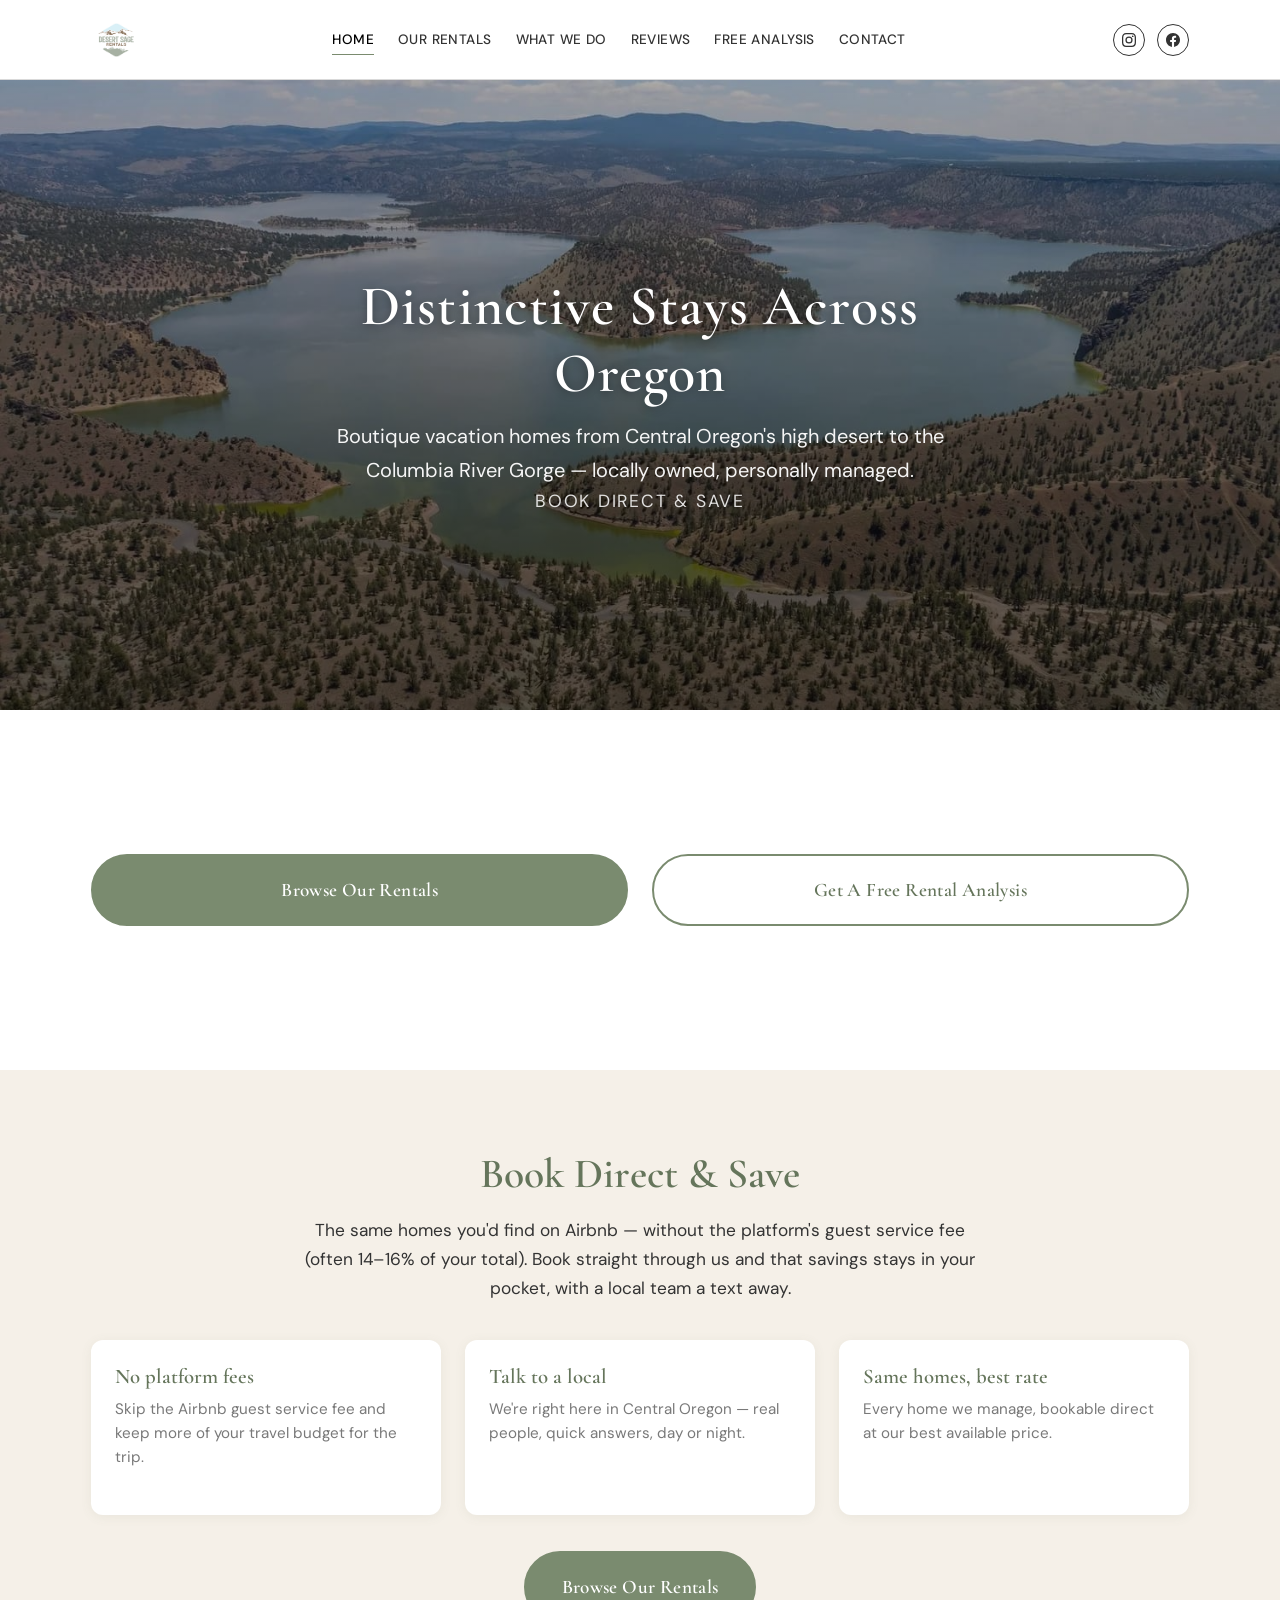
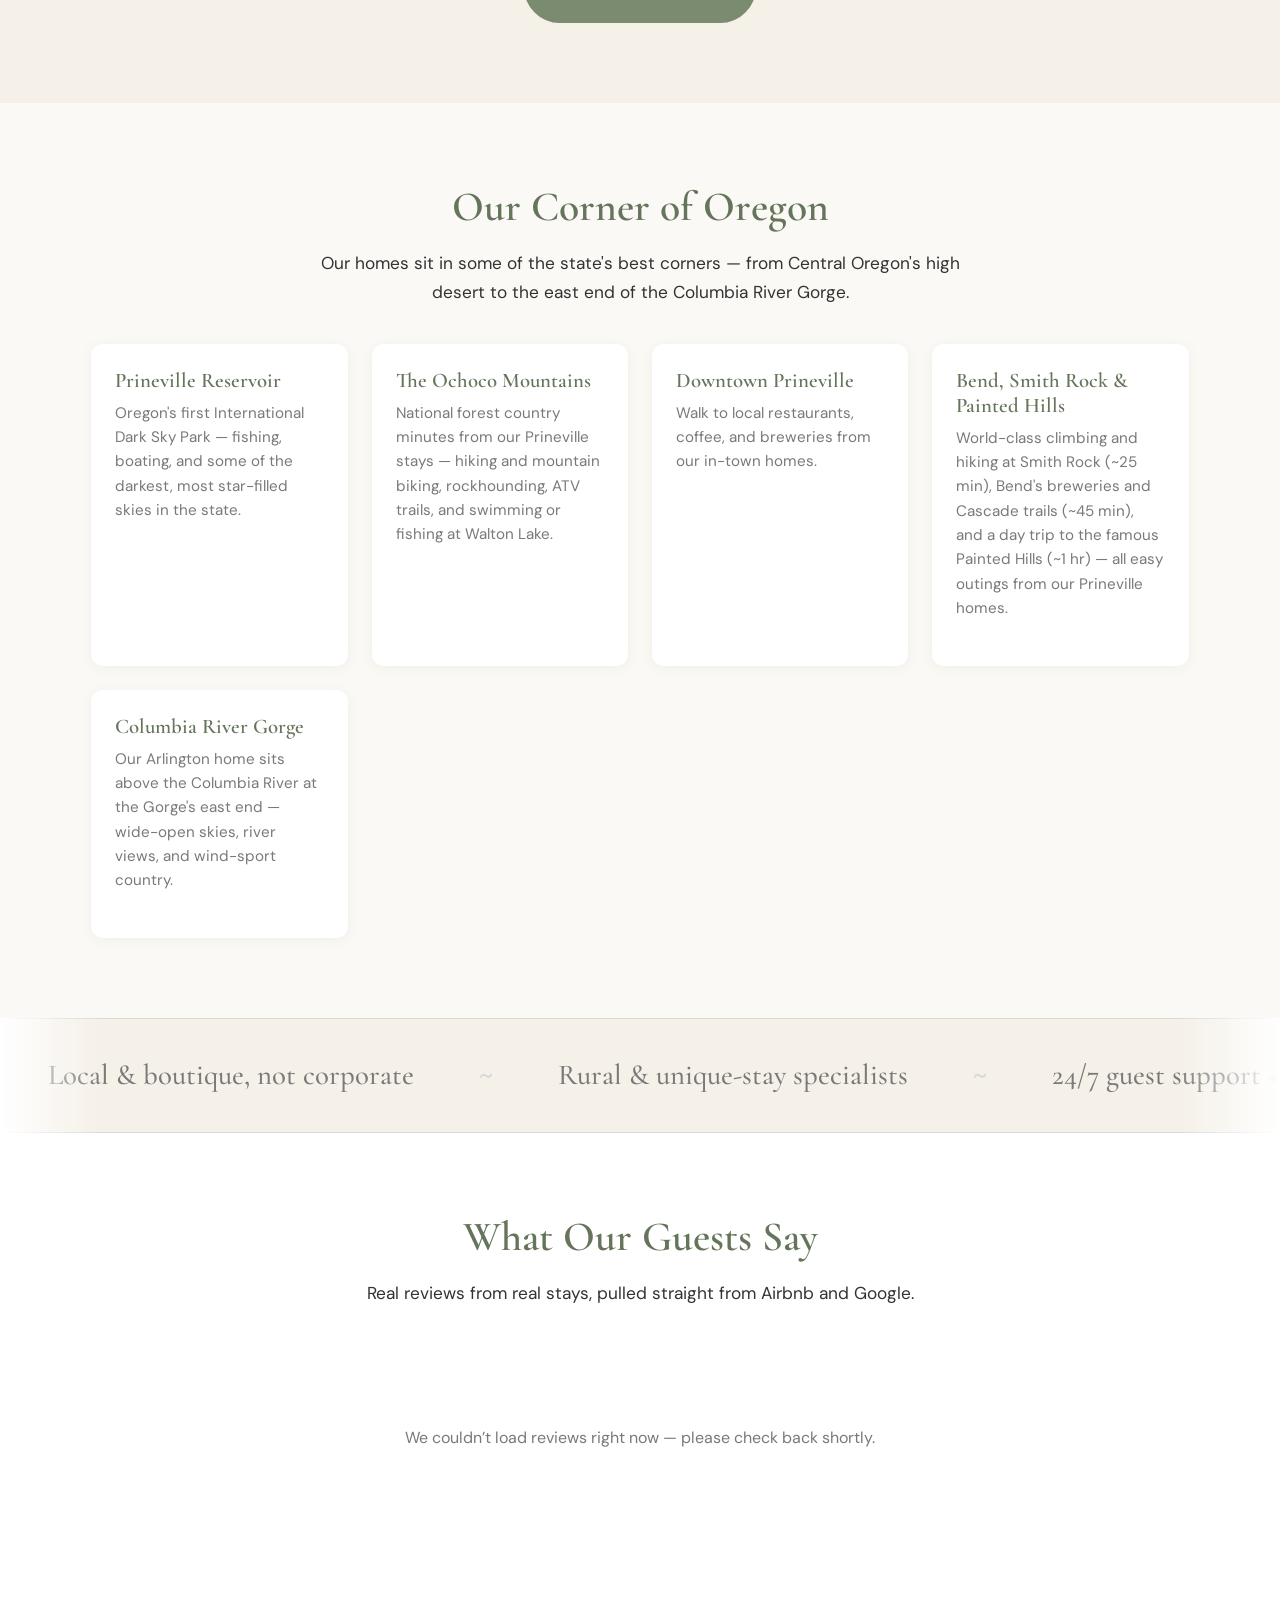
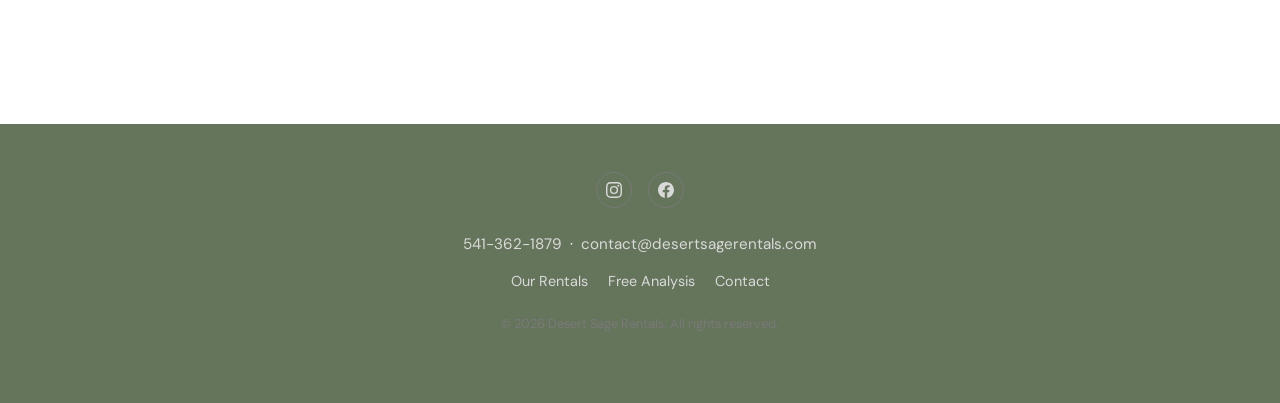
<file: index.html>
<!DOCTYPE html>
<html lang="en">
<head>
  <meta charset="UTF-8">
  <meta name="viewport" content="width=device-width, initial-scale=1.0">
  <link rel="icon" type="image/png" href="/images/logo.png">
  <title>Vacation Rental Management in Central Oregon | Desert Sage Rentals</title>
  <meta name="description" content="Desert Sage Rentals offers full-service vacation rental management in Prineville, Bend, Redmond, and across Oregon. Airbnb management, consulting, and 24/7 guest support for your property.">
  <link rel="canonical" href="https://desertsagerentals.com/">
  <!-- Open Graph -->
  <meta property="og:title" content="Vacation Rental Management in Central Oregon | Desert Sage Rentals">
  <meta property="og:description" content="Full-service Airbnb management in Prineville, Bend, and across Oregon. Book directly and save!">
  <meta property="og:image" content="https://desertsagerentals.com/images/hero-home.jpg">
  <meta property="og:url" content="https://desertsagerentals.com/">
  <meta property="og:type" content="website">
  <meta property="og:site_name" content="Desert Sage Rentals">
  <!-- Twitter Card -->
  <meta name="twitter:card" content="summary_large_image">
  <meta name="twitter:title" content="Vacation Rental Management in Central Oregon | Desert Sage Rentals">
  <meta name="twitter:description" content="Full-service Airbnb management in Prineville, Bend, and across Oregon.">
  <meta name="twitter:image" content="https://desertsagerentals.com/images/hero-home.jpg">
  <!-- Structured Data -->
  <script type="application/ld+json">
  {
    "@context": "https://schema.org",
    "@type": "LocalBusiness",
    "name": "Desert Sage Rentals",
    "description": "Boutique vacation rental management in Prineville, Bend, Redmond, and across Oregon. Full-service Airbnb management, consulting, and 24/7 guest support.",
    "url": "https://desertsagerentals.com",
    "telephone": "+1-541-362-1879",
    "email": "contact@desertsagerentals.com",
    "image": "https://desertsagerentals.com/images/logo.png",
    "address": {
      "@type": "PostalAddress",
      "addressLocality": "Prineville",
      "addressRegion": "OR",
      "postalCode": "97754",
      "addressCountry": "US"
    },
    "geo": {
      "@type": "GeoCoordinates",
      "latitude": "44.3001",
      "longitude": "-120.7345"
    },
    "areaServed": [
      { "@type": "City", "name": "Prineville, OR" },
      { "@type": "City", "name": "Bend, OR" },
      { "@type": "City", "name": "Redmond, OR" },
      { "@type": "City", "name": "Sisters, OR" },
      { "@type": "City", "name": "Sunriver, OR" },
      { "@type": "City", "name": "La Pine, OR" },
      { "@type": "City", "name": "Madras, OR" },
      { "@type": "City", "name": "Hood River, OR" },
      { "@type": "City", "name": "The Dalles, OR" },
      { "@type": "State", "name": "Oregon" }
    ],
    "serviceType": [
      "Vacation Rental Management",
      "Airbnb Management",
      "Short-Term Rental Management",
      "Vacation Rental Consulting"
    ],
    "knowsAbout": [
      "Airbnb hosting",
      "vacation rental management",
      "short-term rental operations",
      "Central Oregon vacation rentals",
      "rural vacation rental management"
    ],
    "sameAs": [
      "https://www.instagram.com/desertsagerentals",
      "https://www.facebook.com/desertsagerentals"
    ],
    "priceRange": "$$"
  }
  </script>
  <link rel="preconnect" href="https://fonts.googleapis.com">
  <link rel="preconnect" href="https://fonts.gstatic.com" crossorigin>
  <link href="https://fonts.googleapis.com/css2?family=Cormorant+Garamond:ital,wght@0,400;0,500;0,600;0,700;1,400&family=DM+Sans:wght@400;500;600;700&display=swap" rel="stylesheet">
  <link rel="preload" as="image" href="/images/hero-home.jpg">
  <link rel="stylesheet" href="styles.css">
</head>
<body>

  <!-- Header -->
  <header class="header" id="header">
    <div class="container">
      <div class="logo">
        <a href="/">
          <img src="/images/logo.png" alt="Desert Sage Rentals" class="logo-img" width="50" height="50">
        </a>
      </div>
      <nav class="nav" id="nav">
        <a href="/" class="active">Home</a>
        <a href="/rentals">Our Rentals</a>
        <a href="/about">What We Do</a>
        <a href="/reviews">Reviews</a>
        <a href="/rental-analysis">Free Analysis</a>
        <a href="/contact">Contact</a>
      </nav>
      <div class="header-social">
        <a href="https://www.instagram.com/desertsagerentals" target="_blank" rel="noopener" aria-label="Instagram">
          <svg viewBox="0 0 24 24"><path d="M12 2.163c3.204 0 3.584.012 4.85.07 3.252.148 4.771 1.691 4.919 4.919.058 1.265.069 1.645.069 4.849 0 3.205-.012 3.584-.069 4.849-.149 3.225-1.664 4.771-4.919 4.919-1.266.058-1.644.07-4.85.07-3.204 0-3.584-.012-4.849-.07-3.26-.149-4.771-1.699-4.919-4.92-.058-1.265-.07-1.644-.07-4.849 0-3.204.013-3.583.07-4.849.149-3.227 1.664-4.771 4.919-4.919 1.266-.057 1.645-.069 4.849-.069zM12 0C8.741 0 8.333.014 7.053.072 2.695.272.273 2.69.073 7.052.014 8.333 0 8.741 0 12c0 3.259.014 3.668.072 4.948.2 4.358 2.618 6.78 6.98 6.98C8.333 23.986 8.741 24 12 24c3.259 0 3.668-.014 4.948-.072 4.354-.2 6.782-2.618 6.979-6.98.059-1.28.073-1.689.073-4.948 0-3.259-.014-3.667-.072-4.947-.196-4.354-2.617-6.78-6.979-6.98C15.668.014 15.259 0 12 0zm0 5.838a6.162 6.162 0 100 12.324 6.162 6.162 0 000-12.324zM12 16a4 4 0 110-8 4 4 0 010 8zm6.406-11.845a1.44 1.44 0 100 2.881 1.44 1.44 0 000-2.881z"/></svg>
        </a>
        <a href="https://www.facebook.com/desertsagerentals" target="_blank" rel="noopener" aria-label="Facebook">
          <svg viewBox="0 0 24 24"><path d="M24 12.073c0-6.627-5.373-12-12-12s-12 5.373-12 12c0 5.99 4.388 10.954 10.125 11.854v-8.385H7.078v-3.47h3.047V9.43c0-3.007 1.792-4.669 4.533-4.669 1.312 0 2.686.235 2.686.235v2.953H15.83c-1.491 0-1.956.925-1.956 1.874v2.25h3.328l-.532 3.47h-2.796v8.385C19.612 23.027 24 18.062 24 12.073z"/></svg>
        </a>
      </div>
      <button class="hamburger" id="hamburger" aria-label="Toggle navigation" aria-expanded="false">
        <span></span>
        <span></span>
        <span></span>
      </button>
    </div>
  </header>

  <!-- Hero -->
  <section class="hero">
    <div class="hero__bg" style="background-image: url('images/hero-home.jpg');"></div>
    <div class="hero__overlay"></div>
    <div class="hero__content">
      <h1>Distinctive Stays Across Oregon</h1>
      <p>Boutique vacation homes from Central Oregon's high desert to the Columbia River Gorge — locally owned, personally managed.</p>
      <p class="subtitle">Book direct &amp; save</p>
    </div>
  </section>

  <!-- CTA Buttons -->
  <section class="section">
    <div class="container">
      <div class="cta-grid fade-in-children">
        <a href="/rentals" class="cta-btn cta-btn--primary">
          Browse Our Rentals
        </a>
        <a href="/rental-analysis" class="cta-btn">
          Get A Free Rental Analysis
        </a>
      </div>
    </div>
  </section>

  <style>
    /* .home-h2 / .home-lead now live in styles.css (shared with rentals.html) */
    .home-grid { display: grid; grid-template-columns: repeat(auto-fit, minmax(240px, 1fr)); gap: 1.5rem; max-width: var(--max-width); margin: 0 auto; }
    .home-feature { background: #fff; border-radius: 12px; padding: 1.6rem 1.5rem; box-shadow: 0 2px 12px rgba(101,117,91,0.08); }
    .home-feature h3 { font-family: var(--font-heading); font-size: 1.3rem; color: var(--sage-dark); margin-bottom: 0.4rem; font-weight: 600; }
    .home-feature p { color: var(--medium-gray); font-size: 0.95rem; line-height: 1.6; }
    .home-direct { background: #F5F0E8; }
    .home-place { background: #FBF9F5; }
    .home-cta-wrap { text-align: center; margin-top: 2.25rem; }
    .home-cta-wrap .cta-btn { display: inline-flex; }
  </style>

  <!-- Why Book Direct -->
  <section class="section home-direct">
    <div class="container">
      <h2 class="home-h2">Book Direct &amp; Save</h2>
      <p class="home-lead">The same homes you'd find on Airbnb — without the platform's guest service fee (often 14–16% of your total). Book straight through us and that savings stays in your pocket, with a local team a text away.</p>
      <div class="home-grid">
        <div class="home-feature"><h3>No platform fees</h3><p>Skip the Airbnb guest service fee and keep more of your travel budget for the trip.</p></div>
        <div class="home-feature"><h3>Talk to a local</h3><p>We're right here in Central Oregon — real people, quick answers, day or night.</p></div>
        <div class="home-feature"><h3>Same homes, best rate</h3><p>Every home we manage, bookable direct at our best available price.</p></div>
      </div>
      <div class="home-cta-wrap"><a href="/rentals" class="cta-btn cta-btn--primary">Browse Our Rentals</a></div>
    </div>
  </section>

  <!-- Our Corner of Oregon -->
  <section class="section home-place">
    <div class="container">
      <h2 class="home-h2">Our Corner of Oregon</h2>
      <p class="home-lead">Our homes sit in some of the state's best corners — from Central Oregon's high desert to the east end of the Columbia River Gorge.</p>
      <div class="home-grid">
        <div class="home-feature"><h3>Prineville Reservoir</h3><p>Oregon's first International Dark Sky Park — fishing, boating, and some of the darkest, most star-filled skies in the state.</p></div>
        <div class="home-feature"><h3>The Ochoco Mountains</h3><p>National forest country minutes from our Prineville stays — hiking and mountain biking, rockhounding, ATV trails, and swimming or fishing at Walton Lake.</p></div>
        <div class="home-feature"><h3>Downtown Prineville</h3><p>Walk to local restaurants, coffee, and breweries from our in-town homes.</p></div>
        <div class="home-feature"><h3>Bend, Smith Rock &amp; Painted Hills</h3><p>World-class climbing and hiking at Smith Rock (~25 min), Bend's breweries and Cascade trails (~45 min), and a day trip to the famous Painted Hills (~1 hr) — all easy outings from our Prineville homes.</p></div>
        <div class="home-feature"><h3>Columbia River Gorge</h3><p>Our Arlington home sits above the Columbia River at the Gorge's east end — wide-open skies, river views, and wind-sport country.</p></div>
      </div>
    </div>
  </section>

  <!-- Marquee -->
  <div class="marquee">
    <div class="marquee__inner">
      <span class="marquee__item">Local &amp; boutique, not corporate</span>
      <span class="marquee__separator">~</span>
      <span class="marquee__item">Rural &amp; unique-stay specialists</span>
      <span class="marquee__separator">~</span>
      <span class="marquee__item">24/7 guest support + full-service management</span>
      <span class="marquee__separator">~</span>
      <span class="marquee__item">Local &amp; boutique, not corporate</span>
      <span class="marquee__separator">~</span>
      <span class="marquee__item">Rural &amp; unique-stay specialists</span>
      <span class="marquee__separator">~</span>
      <span class="marquee__item">24/7 guest support + full-service management</span>
      <span class="marquee__separator">~</span>
    </div>
  </div>

  <!-- Guest Reviews (Airbnb + Google, self-hosted — replaces TrustIndex) -->
  <section class="section">
    <div class="container">
      <h2 class="home-h2">What Our Guests Say</h2>
      <p class="home-lead">Real reviews from real stays, pulled straight from Airbnb and Google.</p>
      <div class="reviews-widget" data-reviews-widget data-reviews-limit="9"></div>
    </div>
  </section>

  <!-- Footer -->
  <footer class="footer">
    <div class="container">
      <div class="footer__social">
        <a href="https://www.instagram.com/desertsagerentals" target="_blank" rel="noopener" aria-label="Instagram">
          <svg viewBox="0 0 24 24"><path d="M12 2.163c3.204 0 3.584.012 4.85.07 3.252.148 4.771 1.691 4.919 4.919.058 1.265.069 1.645.069 4.849 0 3.205-.012 3.584-.069 4.849-.149 3.225-1.664 4.771-4.919 4.919-1.266.058-1.644.07-4.85.07-3.204 0-3.584-.012-4.849-.07-3.26-.149-4.771-1.699-4.919-4.92-.058-1.265-.07-1.644-.07-4.849 0-3.204.013-3.583.07-4.849.149-3.227 1.664-4.771 4.919-4.919 1.266-.057 1.645-.069 4.849-.069zM12 0C8.741 0 8.333.014 7.053.072 2.695.272.273 2.69.073 7.052.014 8.333 0 8.741 0 12c0 3.259.014 3.668.072 4.948.2 4.358 2.618 6.78 6.98 6.98C8.333 23.986 8.741 24 12 24c3.259 0 3.668-.014 4.948-.072 4.354-.2 6.782-2.618 6.979-6.98.059-1.28.073-1.689.073-4.948 0-3.259-.014-3.667-.072-4.947-.196-4.354-2.617-6.78-6.979-6.98C15.668.014 15.259 0 12 0zm0 5.838a6.162 6.162 0 100 12.324 6.162 6.162 0 000-12.324zM12 16a4 4 0 110-8 4 4 0 010 8zm6.406-11.845a1.44 1.44 0 100 2.881 1.44 1.44 0 000-2.881z"/></svg>
        </a>
        <a href="https://www.facebook.com/desertsagerentals" target="_blank" rel="noopener" aria-label="Facebook">
          <svg viewBox="0 0 24 24"><path d="M24 12.073c0-6.627-5.373-12-12-12s-12 5.373-12 12c0 5.99 4.388 10.954 10.125 11.854v-8.385H7.078v-3.47h3.047V9.43c0-3.007 1.792-4.669 4.533-4.669 1.312 0 2.686.235 2.686.235v2.953H15.83c-1.491 0-1.956.925-1.956 1.874v2.25h3.328l-.532 3.47h-2.796v8.385C19.612 23.027 24 18.062 24 12.073z"/></svg>
        </a>
      </div>
      <p class="footer__contact"><a href="tel:+15413621879">541-362-1879</a> &nbsp;&middot;&nbsp; <a href="mailto:contact@desertsagerentals.com">contact@desertsagerentals.com</a></p>
      <nav class="footer__links" aria-label="Footer"><a href="/rentals">Our Rentals</a><a href="/rental-analysis">Free Analysis</a><a href="/contact">Contact</a></nav>
      <p class="footer__copy">&copy; 2026 Desert Sage Rentals. All rights reserved.</p>
    </div>
  </footer>

  <script src="reviews-widget.js" defer></script>
  <script>
    // Hamburger menu toggle
    const hamburger = document.getElementById('hamburger');
    const nav = document.getElementById('nav');
    hamburger.addEventListener('click', () => {
      const o = hamburger.classList.toggle('open');
      nav.classList.toggle('open');
      hamburger.setAttribute('aria-expanded', o);
    });
    document.addEventListener('keydown', (e) => {
      if (e.key === 'Escape' && nav.classList.contains('open')) {
        hamburger.classList.remove('open');
        nav.classList.remove('open');
        hamburger.setAttribute('aria-expanded', 'false');
      }
    });

    // Close mobile nav on link click
    nav.querySelectorAll('a').forEach(link => {
      link.addEventListener('click', () => {
        hamburger.classList.remove('open');
        nav.classList.remove('open');
        hamburger.setAttribute('aria-expanded', 'false');
      });
    });

    // Header shadow on scroll
    const header = document.getElementById('header');
    window.addEventListener('scroll', () => {
      header.classList.toggle('scrolled', window.scrollY > 10);
    });

    // Scroll animations
    const observer = new IntersectionObserver((entries) => {
      entries.forEach(entry => { if (entry.isIntersecting) entry.target.classList.add('visible'); });
    }, { threshold: 0.1 });
    document.querySelectorAll('.fade-in, .fade-in-children').forEach(el => observer.observe(el));
  </script>

</body>
</html>
</file>
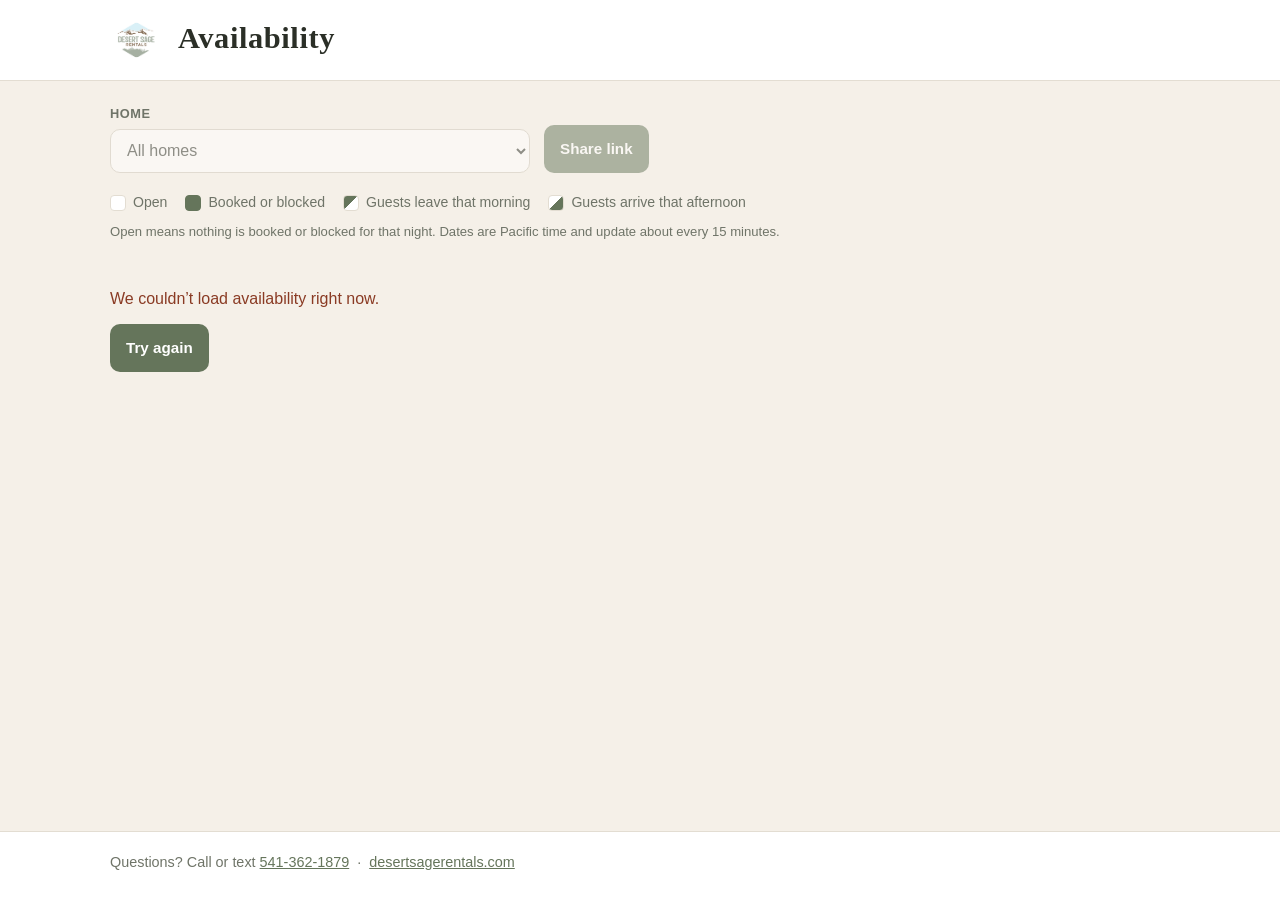
<file: availability/index.html>
<!DOCTYPE html>
<html lang="en">
<head>
  <meta charset="UTF-8">
  <meta name="viewport" content="width=device-width, initial-scale=1.0">
  <!-- Unlisted page (Sep 30 2026): not in the nav, the sitemap, or robots.txt.
       Adding it to robots.txt would PUBLISH the path and stop crawlers from ever
       seeing this noindex, so leave robots.txt alone. The data it shows is only
       open/booked nights, the same as the public Airbnb calendars. -->
  <meta name="robots" content="noindex,nofollow">
  <meta name="referrer" content="no-referrer">
  <meta http-equiv="Content-Security-Policy" content="default-src 'self'; script-src 'self'; style-src 'self' 'unsafe-inline' https://fonts.googleapis.com; font-src https://fonts.gstatic.com; img-src 'self' https: data:; connect-src 'self' https://tasks.desertsagerentals.com; base-uri 'none'; form-action 'none'; object-src 'none'">
  <title>Availability | Desert Sage Rentals</title>
  <meta property="og:title" content="Desert Sage Rentals availability">
  <meta property="og:description" content="Open and booked nights for Desert Sage homes.">
  <meta property="og:image" content="https://desertsagerentals.com/images/logo.png">
  <link rel="icon" type="image/png" href="/images/logo.png">
  <link rel="preconnect" href="https://fonts.googleapis.com">
  <link rel="preconnect" href="https://fonts.gstatic.com" crossorigin>
  <link href="https://fonts.googleapis.com/css2?family=Cormorant+Garamond:ital,wght@0,400;0,500;0,600;0,700;1,400&family=DM+Sans:wght@400;500;600;700&display=swap" rel="stylesheet">
  <link rel="stylesheet" href="/styles.css">
  <style>
    :root {
      --booked: #65755B;          /* --sage-dark */
      --open: #ffffff;
      --line: #e3ddd2;
      --ink: #2b2f27;
      --muted: #6f7468;
      --past: #efebe3;
    }
    body.av { background: var(--off-white); color: var(--ink); min-height: 100vh; display: flex; flex-direction: column; }
    body.av .av-top p, body.av .av-foot p { margin-bottom: 0; }
    .av-wrap { max-width: 1100px; margin: 0 auto; padding: 0 20px; }

    .av-top { background: #fff; border-bottom: 1px solid var(--line); }
    .av-top .av-wrap { display: flex; align-items: center; gap: 16px; padding-top: 14px; padding-bottom: 14px; }
    .av-top img { width: 52px; height: 52px; object-fit: contain; display: block; }
    .av-top h1 { font-family: var(--font-heading); font-weight: 600; font-size: 1.9rem; line-height: 1.1; color: var(--ink); }
    .av-updated { font-size: 0.85rem; color: var(--muted); margin-top: 2px; }
    .av-updated.is-stale { color: #9a5b1c; }

    .av-main { padding-top: 22px; padding-bottom: 40px; flex: 1 0 auto; width: 100%; }

    .av-controls { display: flex; flex-wrap: wrap; align-items: flex-end; gap: 12px 14px; }
    .av-field { display: flex; flex-direction: column; gap: 4px; min-width: 0; flex: 1 1 260px; max-width: 420px; }
    .av-field label { font-size: 0.8rem; font-weight: 600; letter-spacing: 0.04em; text-transform: uppercase; color: var(--muted); }
    .av-field select {
      font: inherit; font-size: 1rem; color: var(--ink); background: #fff;
      border: 1px solid #cfc8bb; border-radius: 10px; padding: 10px 12px; min-height: 44px; width: 100%;
    }
    .av-btn {
      font: inherit; font-size: 0.95rem; font-weight: 600; cursor: pointer;
      background: var(--sage-dark); color: #fff; border: 0; border-radius: 10px; padding: 11px 16px; min-height: 44px;
    }
    .av-btn:hover { background: #56654d; }
    .av-btn:focus-visible, .av-field select:focus-visible, .av-link:focus-visible, .av-name-btn:focus-visible { outline: 3px solid #b9c7ad; outline-offset: 2px; }
    .av-btn:disabled, .av-field select:disabled { opacity: 0.5; cursor: not-allowed; }
    .av-btn--ghost { background: #fff; color: var(--sage-dark); border: 1px solid #cfc8bb; }
    .av-btn--ghost:hover { background: #f4f1ea; }

    .av-legend { display: flex; flex-wrap: wrap; gap: 8px 18px; margin: 18px 0 6px; font-size: 0.88rem; color: var(--muted); }
    .av-legend span { display: inline-flex; align-items: center; gap: 7px; }
    body.av .av-note { font-size: 0.82rem; color: var(--muted); margin: 0 0 16px; }
    body.av .av-hint { font-size: 0.85rem; color: var(--muted); margin: 0 0 8px; }

    /* One day = two halves. Top-left = the night before (morning), bottom-right = that night. */
    .sw, .d { border: 1px solid var(--line); background: var(--open); }
    .sw { width: 16px; height: 16px; border-radius: 4px; display: inline-block; }
    .d-b  { background: var(--booked); border-color: var(--booked); }
    .d-co { background: linear-gradient(135deg, var(--booked) 50%, var(--open) 50%); }
    .d-ci { background: linear-gradient(135deg, var(--open) 50%, var(--booked) 50%); }
    .d-past { background: var(--past); border-color: var(--past); }
    .d-na { background: repeating-linear-gradient(45deg, #f3f0ea 0 4px, #ebe6dc 4px 8px); border-color: #ebe6dc; }

    .av-status { padding: 26px 0; color: var(--muted); }
    .av-status.is-error { color: #8a3b24; }
    .av-status .av-btn { margin-top: 12px; }
    .av-toast { position: fixed; left: 50%; bottom: 24px; transform: translateX(-50%); background: var(--ink); color: #fff; padding: 10px 16px; border-radius: 10px; font-size: 0.92rem; box-shadow: 0 6px 24px rgba(0,0,0,.18); z-index: 10; opacity: 0; pointer-events: none; transition: opacity .2s; max-width: calc(100vw - 32px); }
    .av-toast.is-on { opacity: 1; }
    .av-share { position: fixed; left: 16px; right: 16px; bottom: 16px; max-width: 520px; margin: 0 auto; background: #fff; border: 1px solid var(--line); border-radius: 14px; box-shadow: 0 10px 40px rgba(0,0,0,.2); padding: 14px; z-index: 11; }
    .av-share label { display: block; font-size: 0.85rem; font-weight: 600; color: var(--ink); margin-bottom: 6px; }
    .av-share-row { display: flex; gap: 8px; }
    .av-share input { flex: 1; min-width: 0; font: inherit; font-size: 16px; padding: 10px 12px; border: 1px solid #cfc8bb; border-radius: 10px; color: var(--ink); }

    /* ---- All homes: rows = homes, columns = days ---- */
    .av-scroll { overflow-x: auto; -webkit-overflow-scrolling: touch; background: #fff; border: 1px solid var(--line); border-radius: 14px; }
    table.av-grid { border-collapse: separate; border-spacing: 0; font-size: 0.78rem; }
    .av-grid th, .av-grid td { padding: 0; }
    .av-grid thead th { background: #fff; font-weight: 600; color: var(--muted); text-align: center; }
    .av-grid .m th { text-align: left; font-family: var(--font-heading); font-size: 1.05rem; color: var(--ink); padding: 8px 6px 2px; white-space: nowrap; border-left: 1px solid var(--line); }
    .av-grid .m th:first-child { border-left: 0; }
    .av-grid .dn th { width: 30px; min-width: 30px; padding: 2px 0 6px; line-height: 1.15; }
    .av-grid .dn th small { display: block; font-weight: 500; font-size: 0.66rem; }
    .av-grid .dn th.is-today { color: var(--sage-dark); }
    .av-grid .dn th.is-first small, .av-grid .dn th.is-today small { font-weight: 700; color: var(--ink); }
    .av-scroll:focus-visible { outline: 3px solid #b9c7ad; outline-offset: 2px; }
    .av-grid .corner, .av-grid tbody th {
      position: sticky; left: 0; z-index: 2; background: #fff; text-align: left;
      min-width: 150px; max-width: 150px; border-right: 1px solid var(--line);
    }
    .av-grid tbody th { padding: 6px 10px; vertical-align: middle; border-top: 1px solid var(--line); }
    .av-grid tbody td { border-top: 1px solid var(--line); padding: 5px 2px; }
    .av-grid tbody .d { width: 26px; height: 26px; border-radius: 5px; margin: 0 auto; }
    .av-name-btn { display: block; width: 100%; min-height: 28px; text-align: left; background: none; border: 0; padding: 4px 0; font: inherit; font-weight: 600; font-size: 0.86rem; color: var(--ink); cursor: pointer; line-height: 1.25; }
    .av-chev { color: var(--sage-dark); }
    .av-name-btn:hover { color: var(--sage-dark); text-decoration: underline; }
    .av-link { display: inline-block; min-height: 28px; margin-top: 4px; background: none; border: 0; padding: 4px 0; font: inherit; font-size: 0.8rem; color: var(--sage-dark); cursor: pointer; text-decoration: underline; }
    .av-more { margin-top: 12px; }

    /* ---- One home: month calendars ---- */
    .av-home-head { display: flex; flex-wrap: wrap; align-items: center; gap: 16px; margin: 8px 0 16px; }
    .av-home-head img { width: 132px; height: 90px; object-fit: cover; border-radius: 10px; display: block; background: #e7e2d8; }
    .av-home-head h2 { font-family: var(--font-heading); font-weight: 600; font-size: 1.8rem; line-height: 1.1; }
    .av-open-box { background: #fff; border: 1px solid var(--line); border-radius: 14px; padding: 12px 16px; margin-bottom: 16px; }
    .av-open-box h3 { font-family: var(--font-heading); font-weight: 600; font-size: 1.2rem; margin-bottom: 6px; }
    body.av .av-open { list-style: disc; padding-left: 20px; margin: 0; columns: 2 220px; column-gap: 24px; font-size: 0.92rem; }
    body.av .av-open li { margin: 0 0 4px; break-inside: avoid; }
    body.av .av-small { font-size: 0.85rem; color: var(--muted); margin: 6px 0 0; }
    .av-months { display: grid; grid-template-columns: repeat(auto-fill, minmax(270px, 1fr)); gap: 16px; }
    .av-month { background: #fff; border: 1px solid var(--line); border-radius: 14px; padding: 12px 12px 14px; }
    .av-month h3 { font-family: var(--font-heading); font-weight: 600; font-size: 1.25rem; margin-bottom: 6px; }
    .av-cal { display: grid; grid-template-columns: repeat(7, 1fr); gap: 4px; }
    .av-cal .wd { text-align: center; font-size: 0.7rem; font-weight: 600; color: var(--muted); padding-bottom: 2px; }
    .av-cal .d { aspect-ratio: 1 / 1; min-height: 34px; border-radius: 6px; position: relative; font-size: 0.78rem; }
    .av-month h3:focus { outline: none; }
    .av-home-head h2:focus { outline: none; }
    .av-cal .d span { position: absolute; top: 3px; left: 5px; font-weight: 600; color: var(--ink); line-height: 1; }
    .av-cal .d-b span, .av-cal .d-co span { color: #fff; }
    .av-cal .d-past span, .av-cal .d-na span { color: #aaa497; font-weight: 500; }
    .av-cal .d.is-today { box-shadow: 0 0 0 2px var(--ink); }
    .av-cal .blank { visibility: hidden; }

    .av-sr { position: absolute; width: 1px; height: 1px; padding: 0; margin: -1px; overflow: hidden; clip: rect(0 0 0 0); white-space: nowrap; border: 0; }
    .av-foot { border-top: 1px solid var(--line); background: #fff; padding: 18px 0 26px; font-size: 0.9rem; color: var(--muted); }
    .av-foot a { color: var(--sage-dark); text-decoration: underline; }

    @media (max-width: 768px) {
      .av-top h1 { font-size: 1.6rem; }
      .av-grid .corner, .av-grid tbody th { min-width: 118px; max-width: 118px; }
      .av-name-btn { font-size: 0.8rem; }
      .av-home-head img { width: 104px; height: 72px; }
      .av-home-head h2 { font-size: 1.5rem; }
    }
    @media (prefers-reduced-motion: reduce) { * { scroll-behavior: auto !important; } }
  </style>
</head>
<body class="av">
  <header class="av-top">
    <div class="av-wrap">
      <a href="/" aria-label="Desert Sage Rentals home"><img src="/images/logo.png" alt="Desert Sage Rentals"></a>
      <div>
        <h1>Availability</h1>
        <p class="av-updated" id="av-updated" aria-live="polite"></p>
      </div>
    </div>
  </header>

  <main class="av-main av-wrap">
    <div class="av-controls">
      <div class="av-field">
        <label for="av-home">Home</label>
        <select id="av-home" disabled>
          <option value="">All homes</option>
        </select>
      </div>
      <button type="button" class="av-btn" id="av-copy" disabled>Share link</button>
    </div>

    <div class="av-legend" aria-hidden="true">
      <span><i class="sw"></i>Open</span>
      <span><i class="sw d-b"></i>Booked or blocked</span>
      <span><i class="sw d-co"></i>Guests leave that morning</span>
      <span><i class="sw d-ci"></i>Guests arrive that afternoon</span>
    </div>
    <p class="av-note">Open means nothing is booked or blocked for that night. Dates are Pacific time and update about every 15 minutes.</p>

    <div class="av-status" id="av-status" role="status">Loading availability…</div>
    <section id="av-all" hidden aria-label="All homes"></section>
    <section id="av-one" hidden></section>
  </main>

  <footer class="av-foot">
    <div class="av-wrap">
      Questions? Call or text <a href="tel:+15413621879">541-362-1879</a> &nbsp;&middot;&nbsp; <a href="/">desertsagerentals.com</a>
    </div>
  </footer>

  <div class="av-toast" id="av-toast" role="status" aria-live="polite"></div>
  <div class="av-share" id="av-share" hidden>
    <label for="av-share-input">Copy this link</label>
    <div class="av-share-row">
      <input id="av-share-input" type="url" readonly>
      <button type="button" class="av-btn av-btn--ghost" id="av-share-close">Close</button>
    </div>
  </div>
  <script src="/availability/availability.js" defer></script>
</body>
</html>
</file>
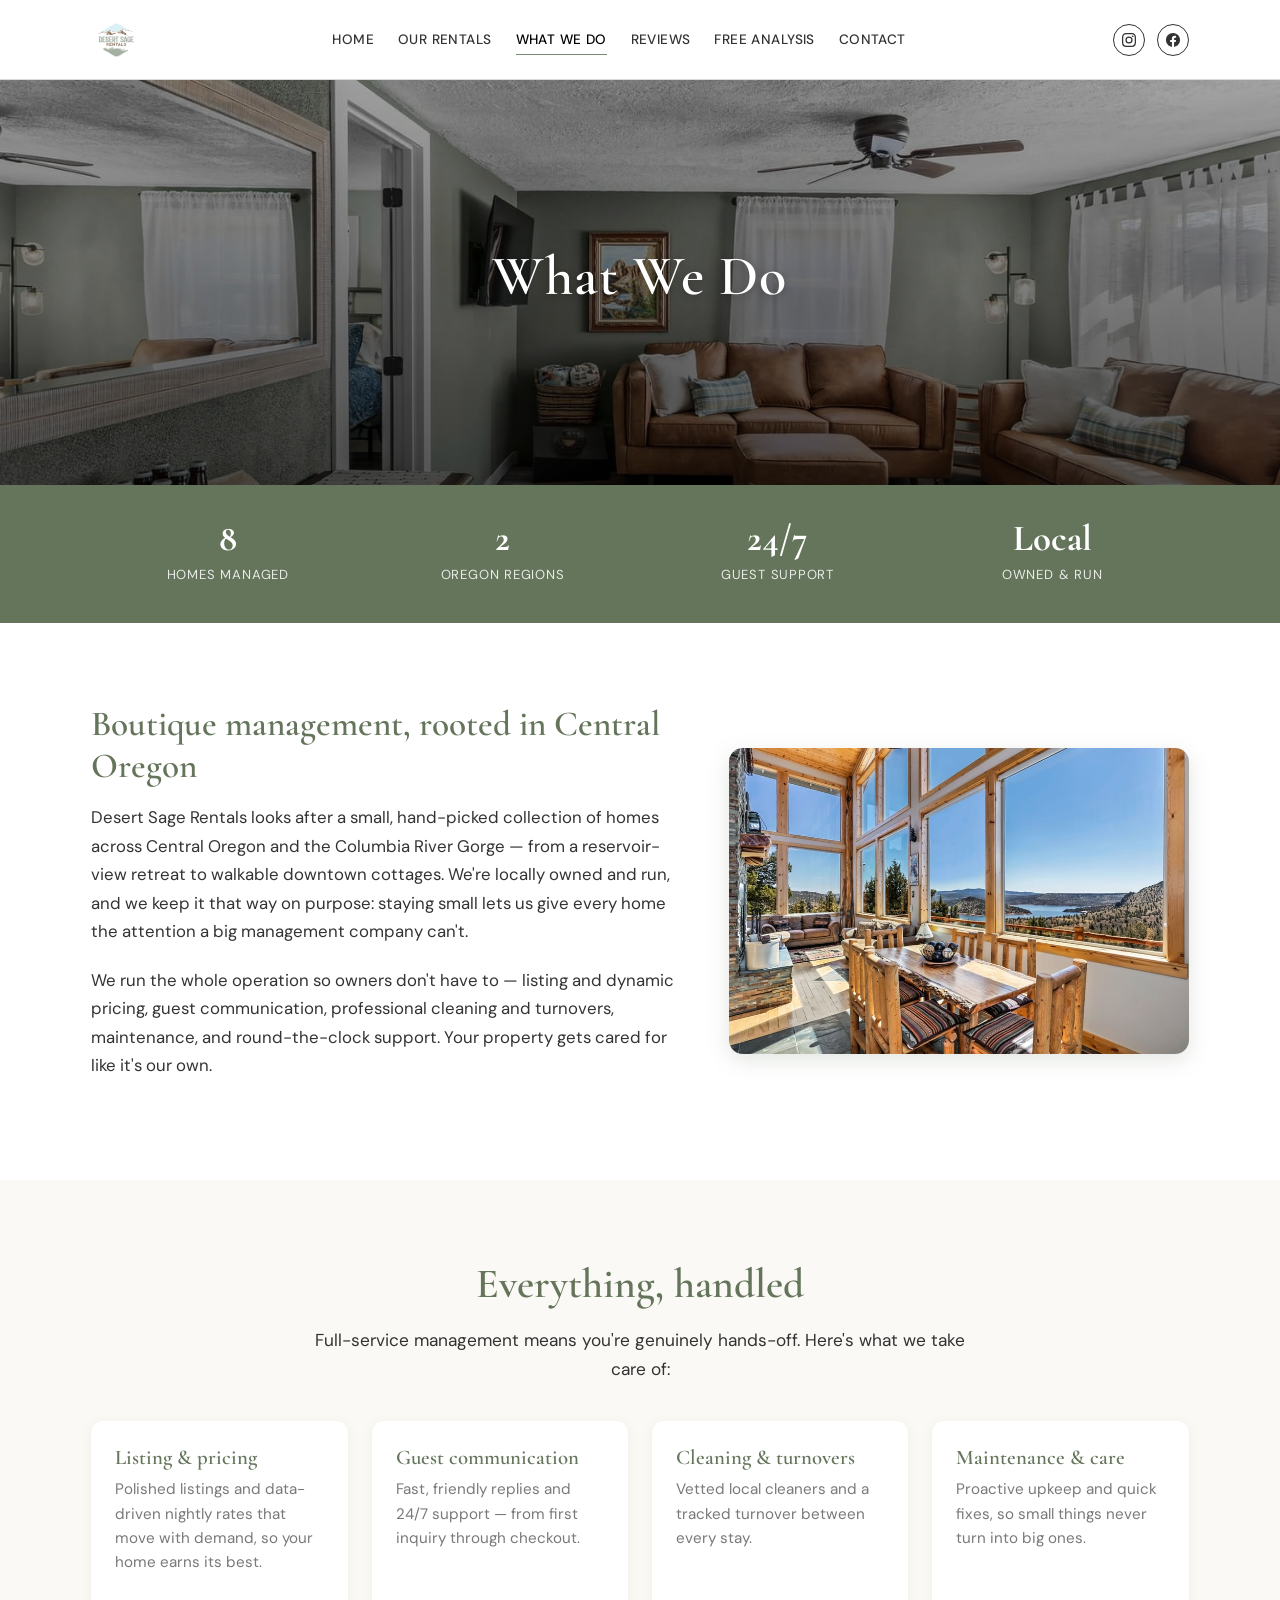
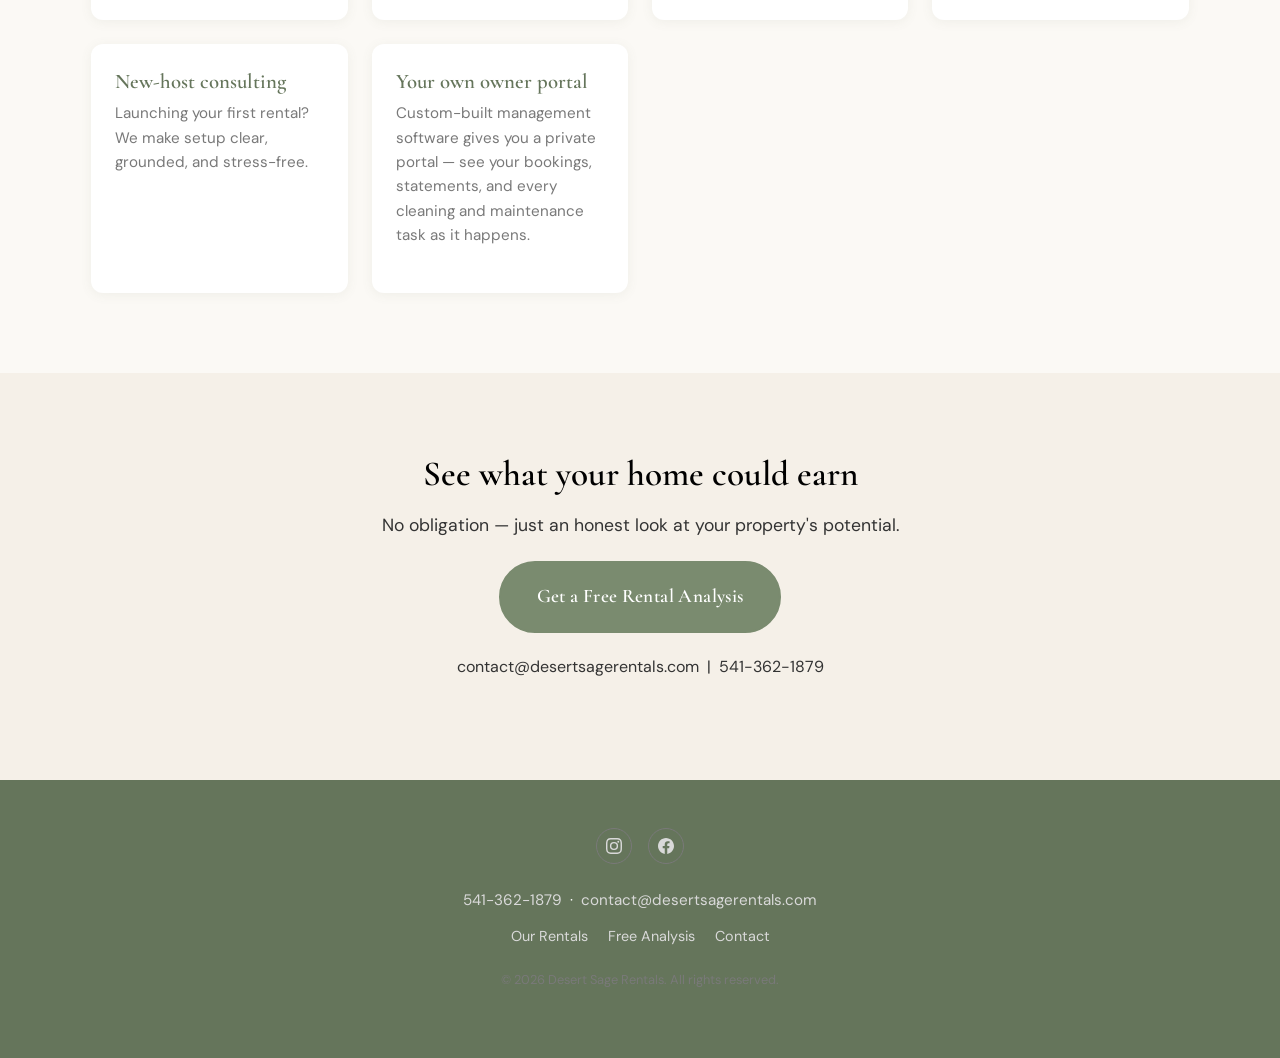
<file: about.html>
<!DOCTYPE html>
<html lang="en">
<head>
  <meta charset="UTF-8">
  <meta name="viewport" content="width=device-width, initial-scale=1.0">
  <link rel="icon" type="image/png" href="/images/logo.png">
  <title>Airbnb Management Services Oregon | Desert Sage Rentals</title>
  <meta name="description" content="Full-service Airbnb and vacation rental management in Prineville, Bend, and across Oregon. Hands-on, owner-led approach with 24/7 guest support and consulting for new hosts.">
  <link rel="canonical" href="https://desertsagerentals.com/about">
  <meta property="og:title" content="Airbnb Management Services Oregon | Desert Sage Rentals">
  <meta property="og:description" content="Full-service vacation rental management with a hands-on, owner-led approach in Central Oregon.">
  <meta property="og:image" content="https://desertsagerentals.com/images/hero-about.jpg">
  <meta property="og:url" content="https://desertsagerentals.com/about">
  <meta property="og:type" content="website">
  <meta property="og:site_name" content="Desert Sage Rentals">
  <script type="application/ld+json">
  {
    "@context": "https://schema.org",
    "@type": "ProfessionalService",
    "name": "Desert Sage Rentals",
    "description": "Full-service Airbnb and vacation rental management company based in Central Oregon, specializing in rural and unique-stay properties.",
    "url": "https://desertsagerentals.com/about",
    "telephone": "+1-541-362-1879",
    "email": "contact@desertsagerentals.com",
    "serviceType": ["Vacation Rental Management", "Airbnb Management", "Short-Term Rental Consulting"],
    "areaServed": { "@type": "State", "name": "Oregon" }
  }
  </script>
  <link rel="preconnect" href="https://fonts.googleapis.com">
  <link rel="preconnect" href="https://fonts.gstatic.com" crossorigin>
  <link href="https://fonts.googleapis.com/css2?family=Cormorant+Garamond:ital,wght@0,400;0,500;0,600;0,700;1,400&family=DM+Sans:wght@400;500;600;700&display=swap" rel="stylesheet">
  <link rel="preload" as="image" href="/images/hero-about.jpg">
  <link rel="stylesheet" href="styles.css">
</head>
<body>

  <!-- Header -->
  <header class="header" id="header">
    <div class="container">
      <div class="logo">
        <a href="/">
          <img src="/images/logo.png" alt="Desert Sage Rentals" class="logo-img" width="50" height="50">
        </a>
      </div>
      <nav class="nav" id="nav">
        <a href="/">Home</a>
        <a href="/rentals">Our Rentals</a>
        <a href="/about" class="active">What We Do</a>
        <a href="/reviews">Reviews</a>
        <a href="/rental-analysis">Free Analysis</a>
        <a href="/contact">Contact</a>
      </nav>
      <div class="header-social">
        <a href="https://www.instagram.com/desertsagerentals" target="_blank" rel="noopener" aria-label="Instagram">
          <svg viewBox="0 0 24 24"><path d="M12 2.163c3.204 0 3.584.012 4.85.07 3.252.148 4.771 1.691 4.919 4.919.058 1.265.069 1.645.069 4.849 0 3.205-.012 3.584-.069 4.849-.149 3.225-1.664 4.771-4.919 4.919-1.266.058-1.644.07-4.85.07-3.204 0-3.584-.012-4.849-.07-3.26-.149-4.771-1.699-4.919-4.92-.058-1.265-.07-1.644-.07-4.849 0-3.204.013-3.583.07-4.849.149-3.227 1.664-4.771 4.919-4.919 1.266-.057 1.645-.069 4.849-.069zM12 0C8.741 0 8.333.014 7.053.072 2.695.272.273 2.69.073 7.052.014 8.333 0 8.741 0 12c0 3.259.014 3.668.072 4.948.2 4.358 2.618 6.78 6.98 6.98C8.333 23.986 8.741 24 12 24c3.259 0 3.668-.014 4.948-.072 4.354-.2 6.782-2.618 6.979-6.98.059-1.28.073-1.689.073-4.948 0-3.259-.014-3.667-.072-4.947-.196-4.354-2.617-6.78-6.979-6.98C15.668.014 15.259 0 12 0zm0 5.838a6.162 6.162 0 100 12.324 6.162 6.162 0 000-12.324zM12 16a4 4 0 110-8 4 4 0 010 8zm6.406-11.845a1.44 1.44 0 100 2.881 1.44 1.44 0 000-2.881z"/></svg>
        </a>
        <a href="https://www.facebook.com/desertsagerentals" target="_blank" rel="noopener" aria-label="Facebook">
          <svg viewBox="0 0 24 24"><path d="M24 12.073c0-6.627-5.373-12-12-12s-12 5.373-12 12c0 5.99 4.388 10.954 10.125 11.854v-8.385H7.078v-3.47h3.047V9.43c0-3.007 1.792-4.669 4.533-4.669 1.312 0 2.686.235 2.686.235v2.953H15.83c-1.491 0-1.956.925-1.956 1.874v2.25h3.328l-.532 3.47h-2.796v8.385C19.612 23.027 24 18.062 24 12.073z"/></svg>
        </a>
      </div>
      <button class="hamburger" id="hamburger" aria-label="Toggle navigation" aria-expanded="false">
        <span></span>
        <span></span>
        <span></span>
      </button>
    </div>
  </header>

  <!-- Hero -->
  <section class="hero hero--short">
    <div class="hero__bg" style="background-image: url('images/hero-about.jpg');"></div>
    <div class="hero__overlay"></div>
    <div class="hero__content">
      <h1>What We Do</h1>
    </div>
  </section>

  <!-- Credibility stats -->
  <section class="about-stats">
    <div class="container about-stats__grid">
      <div class="about-stat"><span class="about-stat__num">8</span><span class="about-stat__lbl">Homes managed</span></div>
      <div class="about-stat"><span class="about-stat__num">2</span><span class="about-stat__lbl">Oregon regions</span></div>
      <div class="about-stat"><span class="about-stat__num">24/7</span><span class="about-stat__lbl">Guest support</span></div>
      <div class="about-stat"><span class="about-stat__num">Local</span><span class="about-stat__lbl">Owned &amp; run</span></div>
    </div>
  </section>

  <!-- Intro + photo -->
  <section class="content-block">
    <div class="container about-intro fade-in">
      <div class="about-intro__text">
        <h2>Boutique management, rooted in Central Oregon</h2>
        <p>Desert Sage Rentals looks after a small, hand-picked collection of homes across Central Oregon and the Columbia River Gorge — from a reservoir-view retreat to walkable downtown cottages. We're locally owned and run, and we keep it that way on purpose: staying small lets us give every home the attention a big management company can't.</p>
        <p>We run the whole operation so owners don't have to — listing and dynamic pricing, guest communication, professional cleaning and turnovers, maintenance, and round-the-clock support. Your property gets cared for like it's our own.</p>
      </div>
      <img class="about-intro__img" src="/images/properties/bitterroot-butte.jpg" alt="Reservoir and mountain view from a Desert Sage Rentals home near Prineville, Oregon" width="900" height="600" loading="lazy">
    </div>
  </section>

  <!-- What we handle -->
  <section class="section about-services">
    <div class="container">
      <h2 class="home-h2">Everything, handled</h2>
      <p class="home-lead">Full-service management means you're genuinely hands-off. Here's what we take care of:</p>
      <div class="home-grid">
        <div class="home-feature"><h3>Listing &amp; pricing</h3><p>Polished listings and data-driven nightly rates that move with demand, so your home earns its best.</p></div>
        <div class="home-feature"><h3>Guest communication</h3><p>Fast, friendly replies and 24/7 support — from first inquiry through checkout.</p></div>
        <div class="home-feature"><h3>Cleaning &amp; turnovers</h3><p>Vetted local cleaners and a tracked turnover between every stay.</p></div>
        <div class="home-feature"><h3>Maintenance &amp; care</h3><p>Proactive upkeep and quick fixes, so small things never turn into big ones.</p></div>
        <div class="home-feature"><h3>New-host consulting</h3><p>Launching your first rental? We make setup clear, grounded, and stress-free.</p></div>
        <div class="home-feature"><h3>Your own owner portal</h3><p>Custom-built management software gives you a private portal — see your bookings, statements, and every cleaning and maintenance task as it happens.</p></div>
      </div>
    </div>
  </section>

  <!-- CTA -->
  <section class="section section--light">
    <div class="container text-center fade-in">
      <h2>See what your home could earn</h2>
      <p style="font-size: 1.1rem; margin-bottom: 1.25rem;">No obligation — just an honest look at your property's potential.</p>
      <a href="/rental-analysis" class="cta-btn cta-btn--primary" style="display:inline-flex;">Get a Free Rental Analysis</a>
      <p style="font-size: 1rem; margin-top: 1.25rem;"><a href="mailto:contact@desertsagerentals.com">contact@desertsagerentals.com</a> &nbsp;|&nbsp; <a href="tel:+15413621879">541-362-1879</a></p>
    </div>
  </section>

  <!-- Footer -->
  <footer class="footer">
    <div class="container">
      <div class="footer__social">
        <a href="https://www.instagram.com/desertsagerentals" target="_blank" rel="noopener" aria-label="Instagram">
          <svg viewBox="0 0 24 24"><path d="M12 2.163c3.204 0 3.584.012 4.85.07 3.252.148 4.771 1.691 4.919 4.919.058 1.265.069 1.645.069 4.849 0 3.205-.012 3.584-.069 4.849-.149 3.225-1.664 4.771-4.919 4.919-1.266.058-1.644.07-4.85.07-3.204 0-3.584-.012-4.849-.07-3.26-.149-4.771-1.699-4.919-4.92-.058-1.265-.07-1.644-.07-4.849 0-3.204.013-3.583.07-4.849.149-3.227 1.664-4.771 4.919-4.919 1.266-.057 1.645-.069 4.849-.069zM12 0C8.741 0 8.333.014 7.053.072 2.695.272.273 2.69.073 7.052.014 8.333 0 8.741 0 12c0 3.259.014 3.668.072 4.948.2 4.358 2.618 6.78 6.98 6.98C8.333 23.986 8.741 24 12 24c3.259 0 3.668-.014 4.948-.072 4.354-.2 6.782-2.618 6.979-6.98.059-1.28.073-1.689.073-4.948 0-3.259-.014-3.667-.072-4.947-.196-4.354-2.617-6.78-6.979-6.98C15.668.014 15.259 0 12 0zm0 5.838a6.162 6.162 0 100 12.324 6.162 6.162 0 000-12.324zM12 16a4 4 0 110-8 4 4 0 010 8zm6.406-11.845a1.44 1.44 0 100 2.881 1.44 1.44 0 000-2.881z"/></svg>
        </a>
        <a href="https://www.facebook.com/desertsagerentals" target="_blank" rel="noopener" aria-label="Facebook">
          <svg viewBox="0 0 24 24"><path d="M24 12.073c0-6.627-5.373-12-12-12s-12 5.373-12 12c0 5.99 4.388 10.954 10.125 11.854v-8.385H7.078v-3.47h3.047V9.43c0-3.007 1.792-4.669 4.533-4.669 1.312 0 2.686.235 2.686.235v2.953H15.83c-1.491 0-1.956.925-1.956 1.874v2.25h3.328l-.532 3.47h-2.796v8.385C19.612 23.027 24 18.062 24 12.073z"/></svg>
        </a>
      </div>
      <p class="footer__contact"><a href="tel:+15413621879">541-362-1879</a> &nbsp;&middot;&nbsp; <a href="mailto:contact@desertsagerentals.com">contact@desertsagerentals.com</a></p>
      <nav class="footer__links" aria-label="Footer"><a href="/rentals">Our Rentals</a><a href="/rental-analysis">Free Analysis</a><a href="/contact">Contact</a></nav>
      <p class="footer__copy">&copy; 2026 Desert Sage Rentals. All rights reserved.</p>
    </div>
  </footer>

  <script>
    const hamburger = document.getElementById('hamburger');
    const nav = document.getElementById('nav');
    hamburger.addEventListener('click', () => { const o = hamburger.classList.toggle('open'); nav.classList.toggle('open'); hamburger.setAttribute('aria-expanded', o); });
    document.addEventListener('keydown', (e) => { if (e.key === 'Escape' && nav.classList.contains('open')) { hamburger.classList.remove('open'); nav.classList.remove('open'); hamburger.setAttribute('aria-expanded','false'); } });
    nav.querySelectorAll('a').forEach(link => { link.addEventListener('click', () => { hamburger.classList.remove('open'); nav.classList.remove('open'); }); });
    const header = document.getElementById('header');
    window.addEventListener('scroll', () => { header.classList.toggle('scrolled', window.scrollY > 10); });

    // Scroll animations
    const observer = new IntersectionObserver((entries) => {
      entries.forEach(entry => { if (entry.isIntersecting) entry.target.classList.add('visible'); });
    }, { threshold: 0.1 });
    document.querySelectorAll('.fade-in, .fade-in-children').forEach(el => observer.observe(el));
  </script>

</body>
</html>
</file>
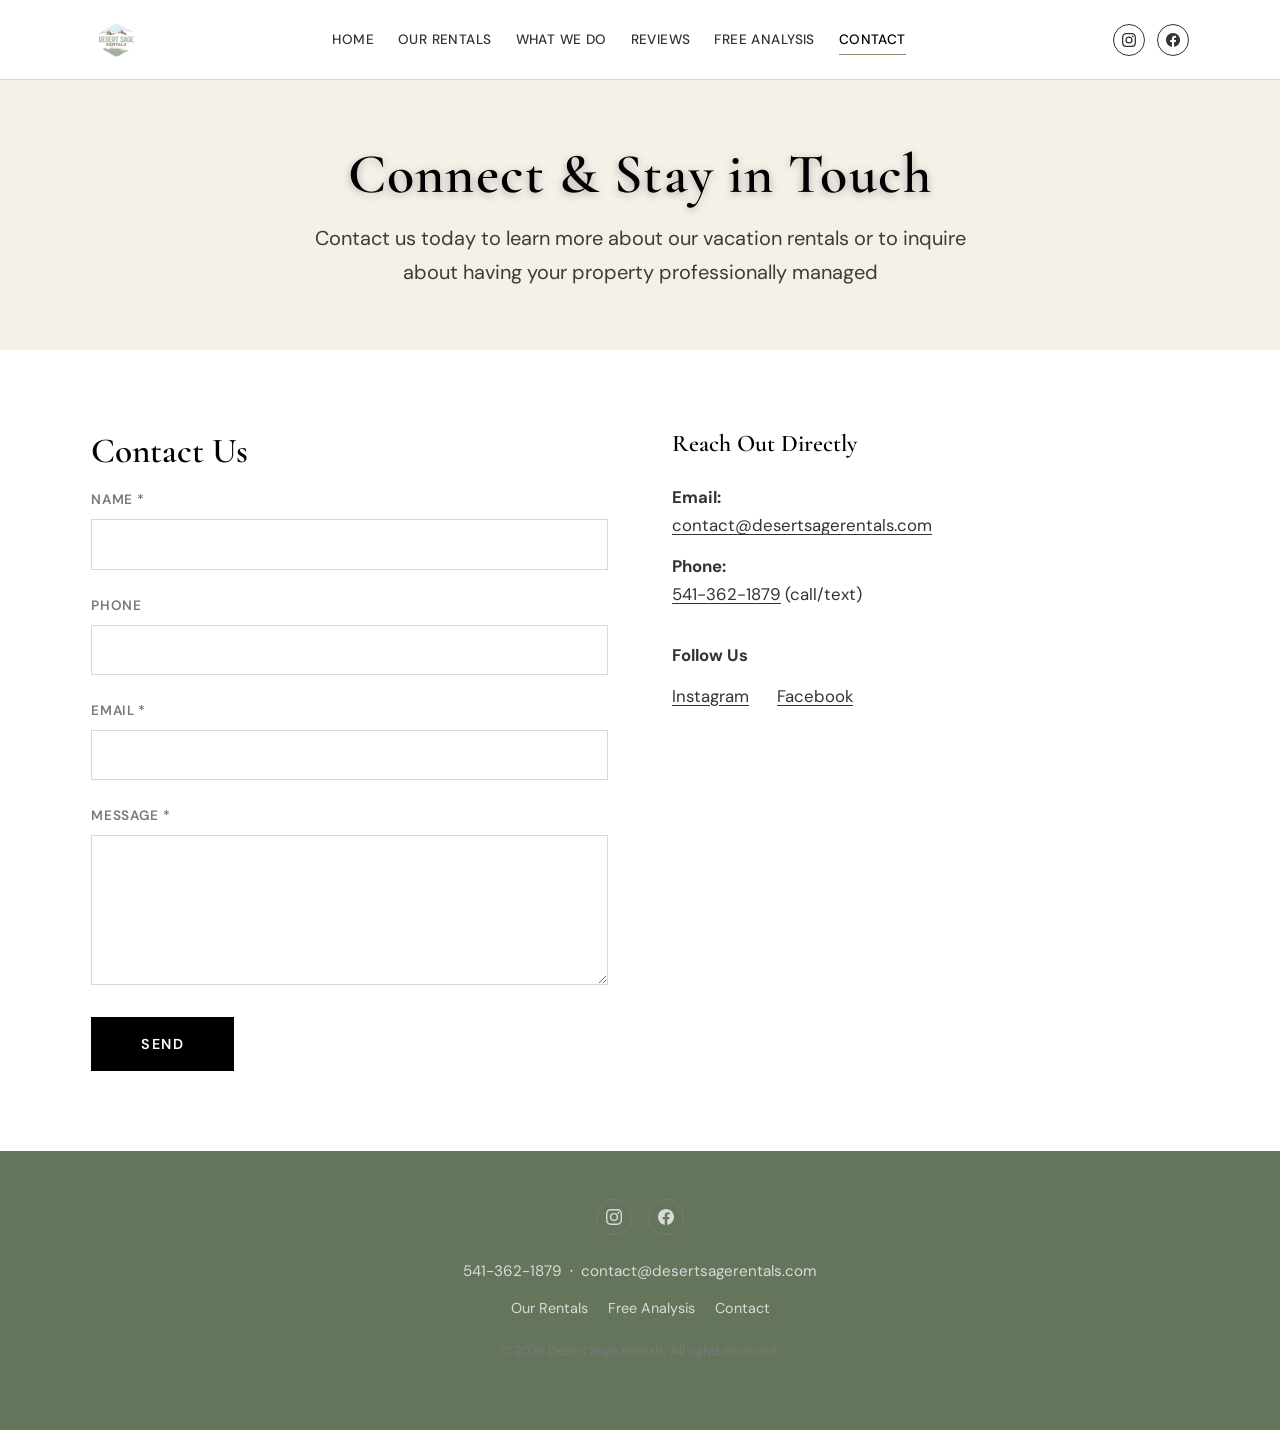
<file: contact.html>
<!DOCTYPE html>
<html lang="en">
<head>
  <meta charset="UTF-8">
  <meta name="viewport" content="width=device-width, initial-scale=1.0">
  <link rel="icon" type="image/png" href="/images/logo.png">
  <title>Contact Desert Sage Rentals | Oregon Vacation Rental Manager</title>
  <meta name="description" content="Contact Desert Sage Rentals for vacation rental management in Prineville, Bend, and Oregon. Email contact@desertsagerentals.com or call 541-362-1879.">
  <link rel="canonical" href="https://desertsagerentals.com/contact">
  <meta property="og:title" content="Contact Desert Sage Rentals | Oregon Vacation Rental Manager">
  <meta property="og:description" content="Get in touch for vacation rental management in Prineville, Bend, and across Oregon.">
  <meta property="og:site_name" content="Desert Sage Rentals">
  <meta property="og:url" content="https://desertsagerentals.com/contact">
  <meta property="og:type" content="website">
  <meta property="og:image" content="https://desertsagerentals.com/images/hero-home.jpg">
  <link rel="preconnect" href="https://fonts.googleapis.com">
  <link rel="preconnect" href="https://fonts.gstatic.com" crossorigin>
  <link href="https://fonts.googleapis.com/css2?family=Cormorant+Garamond:ital,wght@0,400;0,500;0,600;0,700;1,400&family=DM+Sans:wght@400;500;600;700&display=swap" rel="stylesheet">
  <link rel="stylesheet" href="styles.css">
</head>
<body>

  <!-- Header -->
  <header class="header" id="header">
    <div class="container">
      <div class="logo">
        <a href="/">
          <img src="/images/logo.png" alt="Desert Sage Rentals" class="logo-img" width="50" height="50">
        </a>
      </div>
      <nav class="nav" id="nav">
        <a href="/">Home</a>
        <a href="/rentals">Our Rentals</a>
        <a href="/about">What We Do</a>
        <a href="/reviews">Reviews</a>
        <a href="/rental-analysis">Free Analysis</a>
        <a href="/contact" class="active">Contact</a>
      </nav>
      <div class="header-social">
        <a href="https://www.instagram.com/desertsagerentals" target="_blank" rel="noopener" aria-label="Instagram">
          <svg viewBox="0 0 24 24"><path d="M12 2.163c3.204 0 3.584.012 4.85.07 3.252.148 4.771 1.691 4.919 4.919.058 1.265.069 1.645.069 4.849 0 3.205-.012 3.584-.069 4.849-.149 3.225-1.664 4.771-4.919 4.919-1.266.058-1.644.07-4.85.07-3.204 0-3.584-.012-4.849-.07-3.26-.149-4.771-1.699-4.919-4.92-.058-1.265-.07-1.644-.07-4.849 0-3.204.013-3.583.07-4.849.149-3.227 1.664-4.771 4.919-4.919 1.266-.057 1.645-.069 4.849-.069zM12 0C8.741 0 8.333.014 7.053.072 2.695.272.273 2.69.073 7.052.014 8.333 0 8.741 0 12c0 3.259.014 3.668.072 4.948.2 4.358 2.618 6.78 6.98 6.98C8.333 23.986 8.741 24 12 24c3.259 0 3.668-.014 4.948-.072 4.354-.2 6.782-2.618 6.979-6.98.059-1.28.073-1.689.073-4.948 0-3.259-.014-3.667-.072-4.947-.196-4.354-2.617-6.78-6.979-6.98C15.668.014 15.259 0 12 0zm0 5.838a6.162 6.162 0 100 12.324 6.162 6.162 0 000-12.324zM12 16a4 4 0 110-8 4 4 0 010 8zm6.406-11.845a1.44 1.44 0 100 2.881 1.44 1.44 0 000-2.881z"/></svg>
        </a>
        <a href="https://www.facebook.com/desertsagerentals" target="_blank" rel="noopener" aria-label="Facebook">
          <svg viewBox="0 0 24 24"><path d="M24 12.073c0-6.627-5.373-12-12-12s-12 5.373-12 12c0 5.99 4.388 10.954 10.125 11.854v-8.385H7.078v-3.47h3.047V9.43c0-3.007 1.792-4.669 4.533-4.669 1.312 0 2.686.235 2.686.235v2.953H15.83c-1.491 0-1.956.925-1.956 1.874v2.25h3.328l-.532 3.47h-2.796v8.385C19.612 23.027 24 18.062 24 12.073z"/></svg>
        </a>
      </div>
      <button class="hamburger" id="hamburger" aria-label="Toggle navigation" aria-expanded="false">
        <span></span>
        <span></span>
        <span></span>
      </button>
    </div>
  </header>

  <!-- Hero -->
  <section class="hero hero--short" style="min-height: 30vh;">
    <div class="hero__bg" style="background-color: var(--off-white);"></div>
    <div class="hero__content">
      <h1 style="color: var(--black);">Connect &amp; Stay in Touch</h1>
      <p style="color: var(--dark-gray);">Contact us today to learn more about our vacation rentals or to inquire about having your property professionally managed</p>
    </div>
  </section>

  <!-- Contact Form + Info -->
  <section class="section">
    <div class="container">
      <div class="contact-grid fade-in">

        <!-- Form -->
        <div>
          <h2>Contact Us</h2>
          <form action="https://formspree.io/f/mjgenydq" method="POST" id="contact-form">
            <div class="form-group">
              <label for="name">Name *</label>
              <input type="text" id="name" name="name" required>
            </div>
            <div class="form-group">
              <label for="phone">Phone</label>
              <input type="tel" id="phone" name="phone">
            </div>
            <div class="form-group">
              <label for="email">Email *</label>
              <input type="email" id="email" name="email" required>
            </div>
            <div class="form-group">
              <label for="message">Message *</label>
              <textarea id="message" name="message" required></textarea>
            </div>
            <button type="submit" class="form-submit">Send</button>
          </form>
          <p id="form-status" style="margin-top: 1rem; display: none; font-weight: 600;"></p>
        </div>

        <!-- Contact Info -->
        <div class="contact-info">
          <h3>Reach Out Directly</h3>
          <p><strong>Email:</strong><br><a href="mailto:contact@desertsagerentals.com">contact@desertsagerentals.com</a></p>
          <p><strong>Phone:</strong><br><a href="tel:5413621879">541-362-1879</a> (call/text)</p>
          <p style="margin-top: 2rem;"><strong>Follow Us</strong></p>
          <p>
            <a href="https://www.instagram.com/desertsagerentals" target="_blank" rel="noopener" style="text-decoration: underline; text-underline-offset: 3px; margin-right: 1.5rem;">Instagram</a>
            <a href="https://www.facebook.com/desertsagerentals" target="_blank" rel="noopener" style="text-decoration: underline; text-underline-offset: 3px;">Facebook</a>
          </p>
        </div>

      </div>
    </div>
  </section>

  <!-- Footer -->
  <footer class="footer">
    <div class="container">
      <div class="footer__social">
        <a href="https://www.instagram.com/desertsagerentals" target="_blank" rel="noopener" aria-label="Instagram">
          <svg viewBox="0 0 24 24"><path d="M12 2.163c3.204 0 3.584.012 4.85.07 3.252.148 4.771 1.691 4.919 4.919.058 1.265.069 1.645.069 4.849 0 3.205-.012 3.584-.069 4.849-.149 3.225-1.664 4.771-4.919 4.919-1.266.058-1.644.07-4.85.07-3.204 0-3.584-.012-4.849-.07-3.26-.149-4.771-1.699-4.919-4.92-.058-1.265-.07-1.644-.07-4.849 0-3.204.013-3.583.07-4.849.149-3.227 1.664-4.771 4.919-4.919 1.266-.057 1.645-.069 4.849-.069zM12 0C8.741 0 8.333.014 7.053.072 2.695.272.273 2.69.073 7.052.014 8.333 0 8.741 0 12c0 3.259.014 3.668.072 4.948.2 4.358 2.618 6.78 6.98 6.98C8.333 23.986 8.741 24 12 24c3.259 0 3.668-.014 4.948-.072 4.354-.2 6.782-2.618 6.979-6.98.059-1.28.073-1.689.073-4.948 0-3.259-.014-3.667-.072-4.947-.196-4.354-2.617-6.78-6.979-6.98C15.668.014 15.259 0 12 0zm0 5.838a6.162 6.162 0 100 12.324 6.162 6.162 0 000-12.324zM12 16a4 4 0 110-8 4 4 0 010 8zm6.406-11.845a1.44 1.44 0 100 2.881 1.44 1.44 0 000-2.881z"/></svg>
        </a>
        <a href="https://www.facebook.com/desertsagerentals" target="_blank" rel="noopener" aria-label="Facebook">
          <svg viewBox="0 0 24 24"><path d="M24 12.073c0-6.627-5.373-12-12-12s-12 5.373-12 12c0 5.99 4.388 10.954 10.125 11.854v-8.385H7.078v-3.47h3.047V9.43c0-3.007 1.792-4.669 4.533-4.669 1.312 0 2.686.235 2.686.235v2.953H15.83c-1.491 0-1.956.925-1.956 1.874v2.25h3.328l-.532 3.47h-2.796v8.385C19.612 23.027 24 18.062 24 12.073z"/></svg>
        </a>
      </div>
      <p class="footer__contact"><a href="tel:+15413621879">541-362-1879</a> &nbsp;&middot;&nbsp; <a href="mailto:contact@desertsagerentals.com">contact@desertsagerentals.com</a></p>
      <nav class="footer__links" aria-label="Footer"><a href="/rentals">Our Rentals</a><a href="/rental-analysis">Free Analysis</a><a href="/contact">Contact</a></nav>
      <p class="footer__copy">&copy; 2026 Desert Sage Rentals. All rights reserved.</p>
    </div>
  </footer>

  <script>
    // Hamburger
    const hamburger = document.getElementById('hamburger');
    const nav = document.getElementById('nav');
    hamburger.addEventListener('click', () => { const o = hamburger.classList.toggle('open'); nav.classList.toggle('open'); hamburger.setAttribute('aria-expanded', o); });
    document.addEventListener('keydown', (e) => { if (e.key === 'Escape' && nav.classList.contains('open')) { hamburger.classList.remove('open'); nav.classList.remove('open'); hamburger.setAttribute('aria-expanded','false'); } });
    nav.querySelectorAll('a').forEach(link => { link.addEventListener('click', () => { hamburger.classList.remove('open'); nav.classList.remove('open'); }); });
    const header = document.getElementById('header');
    window.addEventListener('scroll', () => { header.classList.toggle('scrolled', window.scrollY > 10); });

    // Scroll animations
    const observer = new IntersectionObserver((entries) => {
      entries.forEach(entry => { if (entry.isIntersecting) entry.target.classList.add('visible'); });
    }, { threshold: 0.1 });
    document.querySelectorAll('.fade-in, .fade-in-children').forEach(el => observer.observe(el));

    // Form submission with Formspree
    const form = document.getElementById('contact-form');
    const status = document.getElementById('form-status');
    form.addEventListener('submit', async (e) => {
      e.preventDefault();
      const data = new FormData(form);
      try {
        const res = await fetch(form.action, {
          method: 'POST',
          body: data,
          headers: { 'Accept': 'application/json' }
        });
        if (res.ok) {
          status.textContent = 'Thank you for your inquiry! We will be in touch with you shortly.';
          status.style.color = '#65755B';
          status.style.display = 'block';
          form.reset();
        } else {
          status.textContent = 'Something went wrong. Please try again or email us directly.';
          status.style.color = 'red';
          status.style.display = 'block';
        }
      } catch {
        status.textContent = 'Something went wrong. Please try again or email us directly.';
        status.style.color = 'red';
        status.style.display = 'block';
      }
    });
  </script>

</body>
</html>
</file>
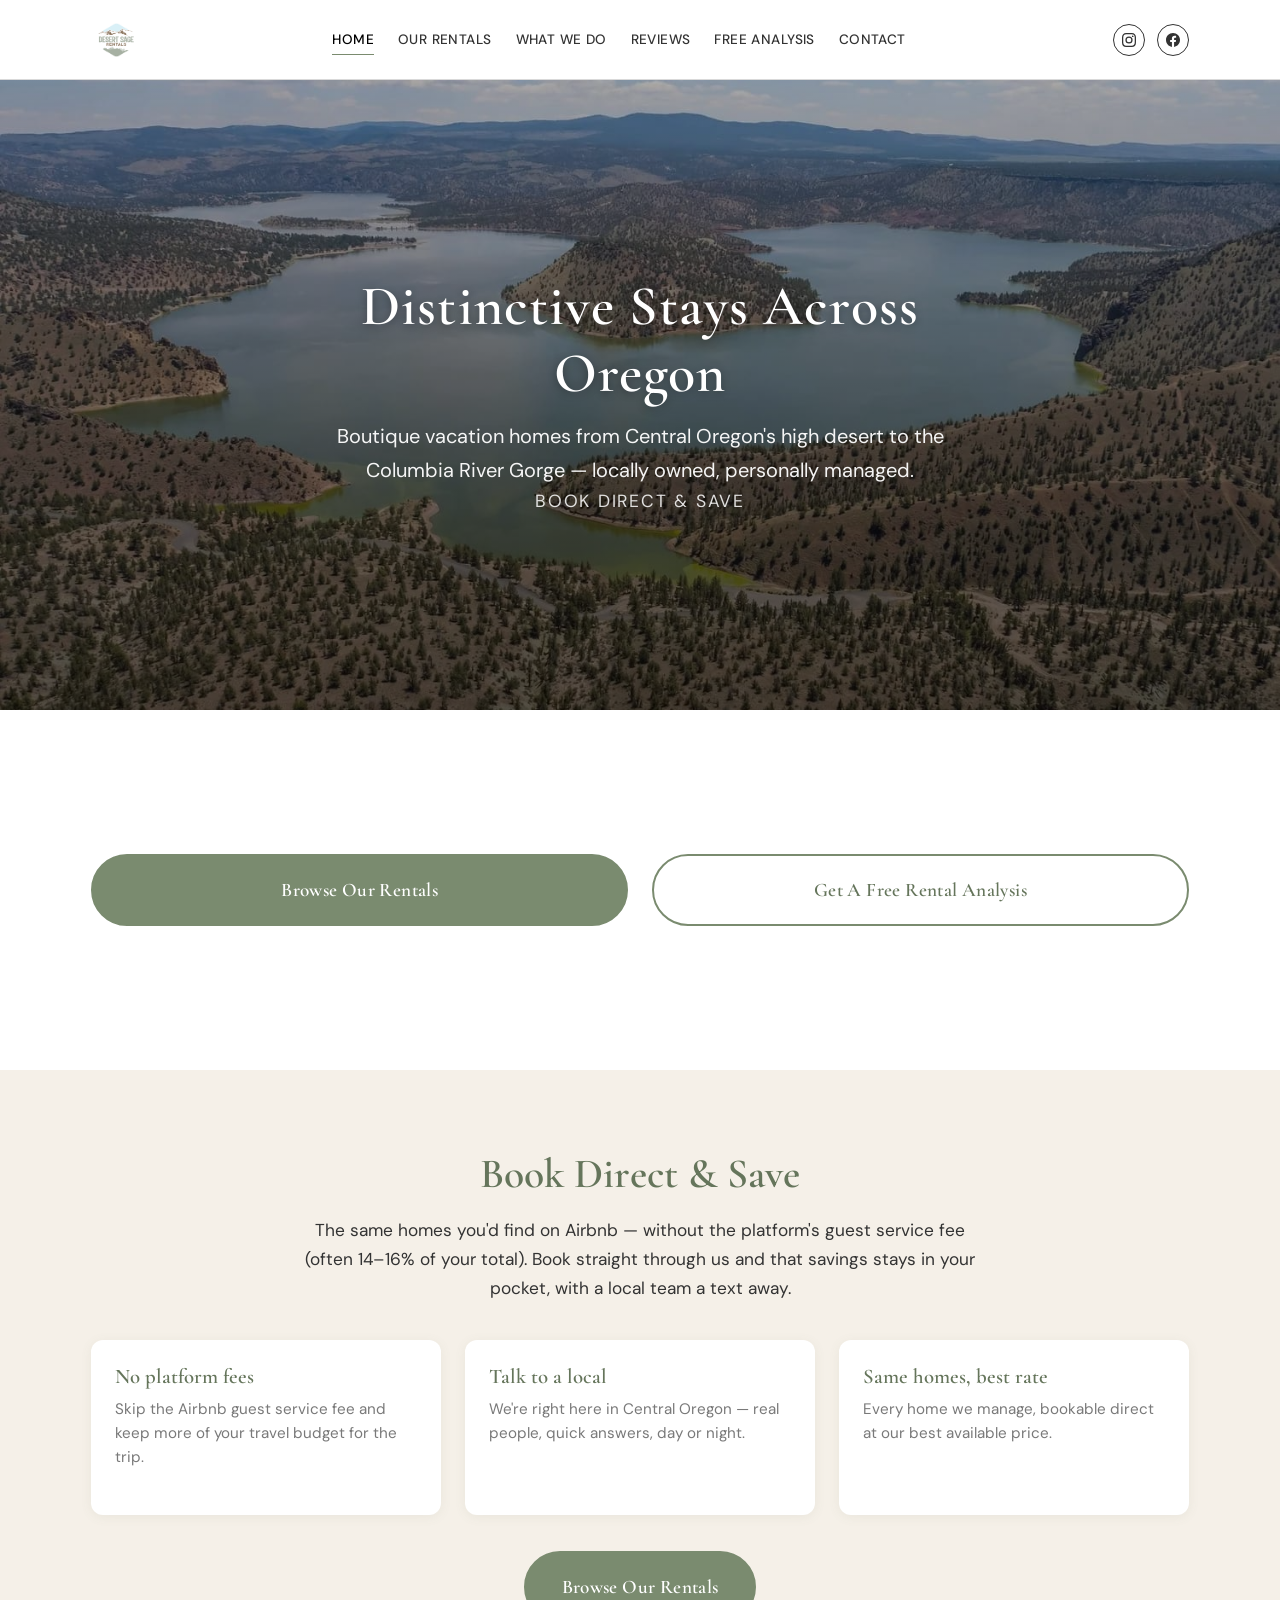
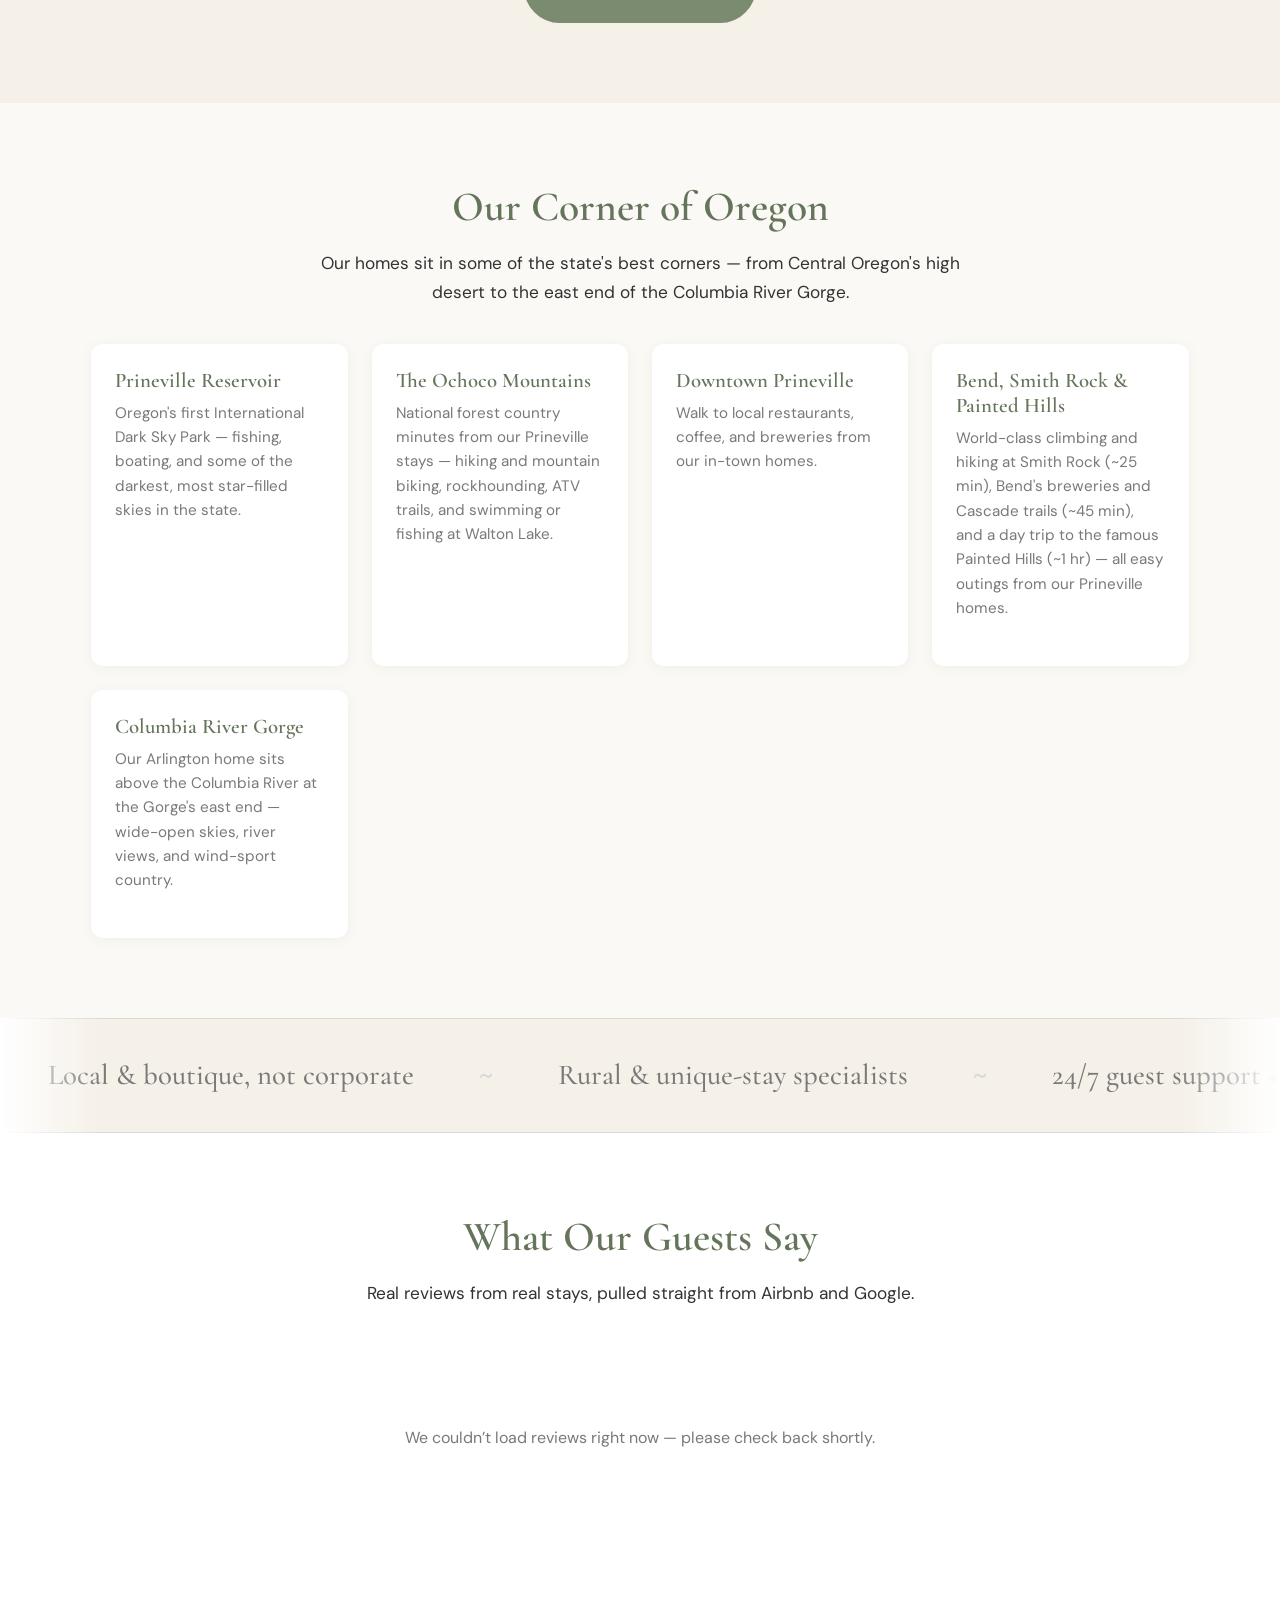
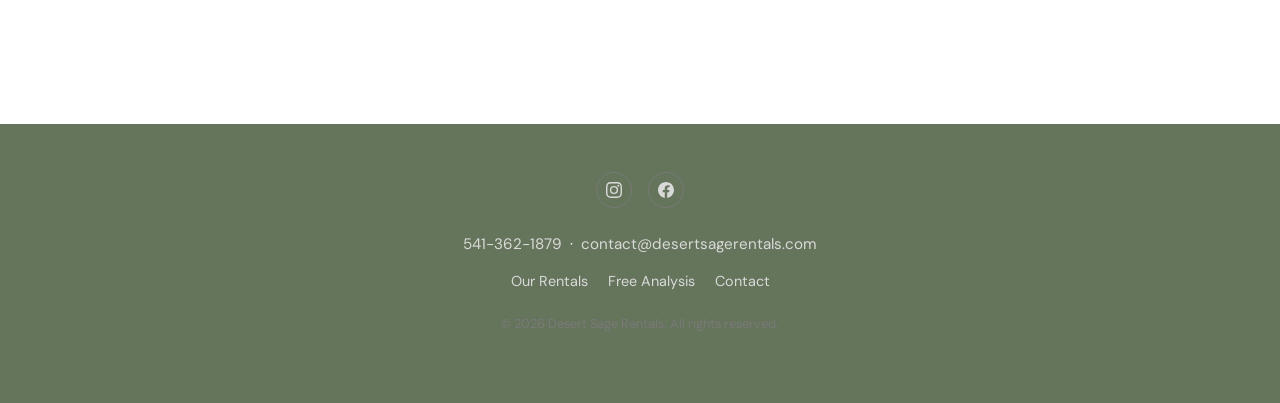
<file: faqs.html>
<!DOCTYPE html>
<html lang="en">
<head>
  <meta charset="UTF-8">
  <meta name="robots" content="noindex, follow">
  <meta http-equiv="refresh" content="0; url=/">
  <link rel="canonical" href="https://desertsagerentals.com/">
  <title>Desert Sage Rentals</title>
</head>
<body>
  <p>This page has moved. <a href="/">Continue to Desert Sage Rentals</a>.</p>
</body>
</html>
</file>
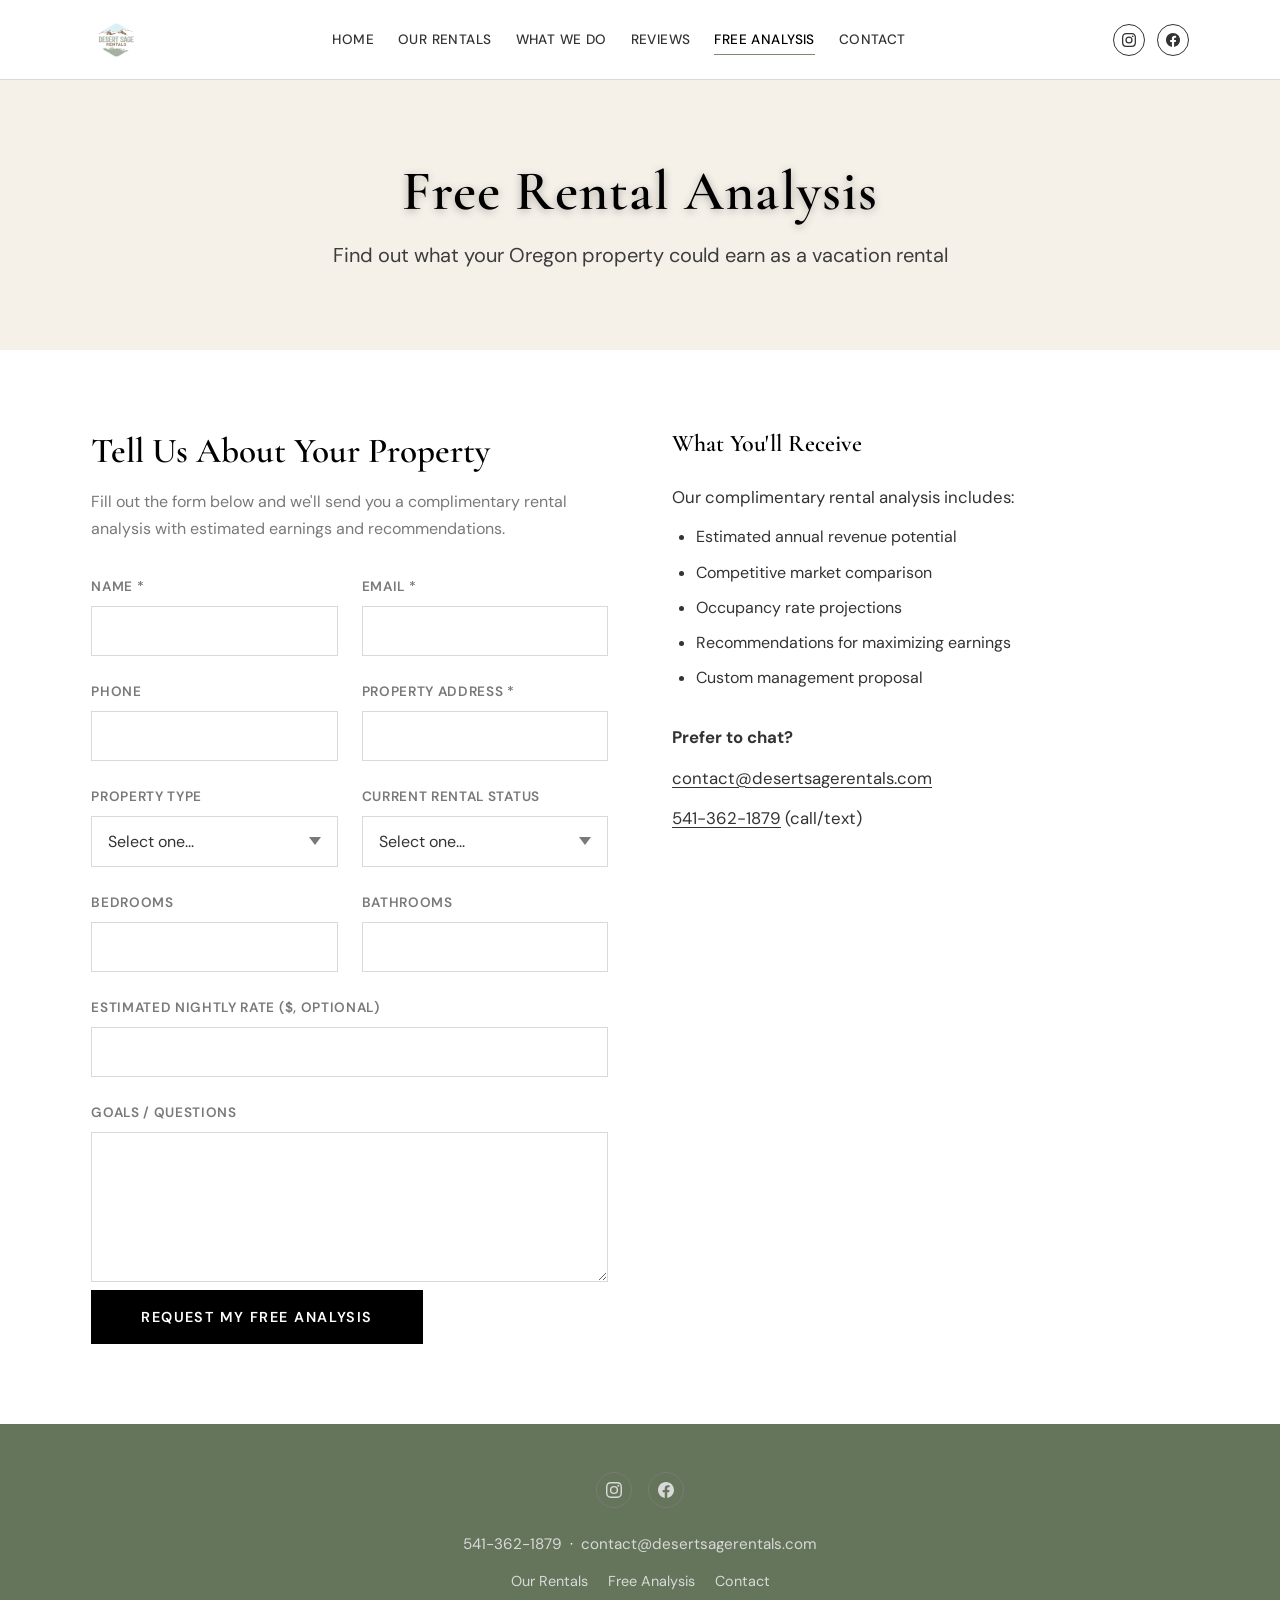
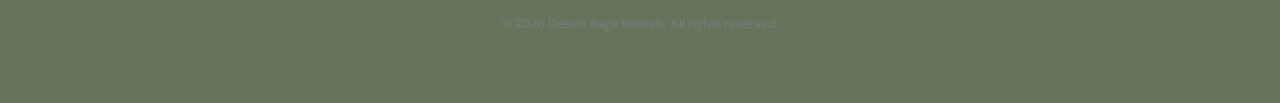
<file: rental-analysis.html>
<!DOCTYPE html>
<html lang="en">
<head>
  <meta charset="UTF-8">
  <meta name="viewport" content="width=device-width, initial-scale=1.0">
  <link rel="icon" type="image/png" href="/images/logo.png">
  <title>Free Rental Analysis | How Much Can Your Property Earn?</title>
  <meta name="description" content="Get a free vacation rental analysis for your Oregon property. See estimated revenue, occupancy projections, and a custom management proposal from Desert Sage Rentals.">
  <link rel="canonical" href="https://desertsagerentals.com/rental-analysis">
  <meta property="og:title" content="Free Rental Analysis | Desert Sage Rentals">
  <meta property="og:description" content="Find out how much your property could earn as a vacation rental. Free analysis includes revenue estimates, market comparison, and management proposal.">
  <meta property="og:url" content="https://desertsagerentals.com/rental-analysis">
  <meta property="og:type" content="website">
  <meta property="og:site_name" content="Desert Sage Rentals">
  <script type="application/ld+json">
  {
    "@context": "https://schema.org",
    "@type": "Service",
    "name": "Free Vacation Rental Analysis",
    "description": "Complimentary rental analysis including estimated annual revenue, competitive market comparison, occupancy projections, and a custom management proposal for Oregon property owners.",
    "provider": {
      "@type": "LocalBusiness",
      "name": "Desert Sage Rentals",
      "url": "https://desertsagerentals.com",
      "telephone": "+1-541-362-1879",
      "email": "contact@desertsagerentals.com"
    },
    "areaServed": {
      "@type": "State",
      "name": "Oregon"
    },
    "offers": {
      "@type": "Offer",
      "price": "0",
      "priceCurrency": "USD",
      "description": "Free rental analysis for Oregon property owners"
    }
  }
  </script>
  <link rel="preconnect" href="https://fonts.googleapis.com">
  <link rel="preconnect" href="https://fonts.gstatic.com" crossorigin>
  <link href="https://fonts.googleapis.com/css2?family=Cormorant+Garamond:ital,wght@0,400;0,500;0,600;0,700;1,400&family=DM+Sans:wght@400;500;600;700&display=swap" rel="stylesheet">
  <link rel="stylesheet" href="styles.css">
</head>
<body>

  <!-- Header -->
  <header class="header" id="header">
    <div class="container">
      <div class="logo">
        <a href="/">
          <img src="/images/logo.png" alt="Desert Sage Rentals" class="logo-img" width="50" height="50">
        </a>
      </div>
      <nav class="nav" id="nav">
        <a href="/">Home</a>
        <a href="/rentals">Our Rentals</a>
        <a href="/about">What We Do</a>
        <a href="/reviews">Reviews</a>
        <a href="/rental-analysis" class="active">Free Analysis</a>
        <a href="/contact">Contact</a>
      </nav>
      <div class="header-social">
        <a href="https://www.instagram.com/desertsagerentals" target="_blank" rel="noopener" aria-label="Instagram">
          <svg viewBox="0 0 24 24"><path d="M12 2.163c3.204 0 3.584.012 4.85.07 3.252.148 4.771 1.691 4.919 4.919.058 1.265.069 1.645.069 4.849 0 3.205-.012 3.584-.069 4.849-.149 3.225-1.664 4.771-4.919 4.919-1.266.058-1.644.07-4.85.07-3.204 0-3.584-.012-4.849-.07-3.26-.149-4.771-1.699-4.919-4.92-.058-1.265-.07-1.644-.07-4.849 0-3.204.013-3.583.07-4.849.149-3.227 1.664-4.771 4.919-4.919 1.266-.057 1.645-.069 4.849-.069zM12 0C8.741 0 8.333.014 7.053.072 2.695.272.273 2.69.073 7.052.014 8.333 0 8.741 0 12c0 3.259.014 3.668.072 4.948.2 4.358 2.618 6.78 6.98 6.98C8.333 23.986 8.741 24 12 24c3.259 0 3.668-.014 4.948-.072 4.354-.2 6.782-2.618 6.979-6.98.059-1.28.073-1.689.073-4.948 0-3.259-.014-3.667-.072-4.947-.196-4.354-2.617-6.78-6.979-6.98C15.668.014 15.259 0 12 0zm0 5.838a6.162 6.162 0 100 12.324 6.162 6.162 0 000-12.324zM12 16a4 4 0 110-8 4 4 0 010 8zm6.406-11.845a1.44 1.44 0 100 2.881 1.44 1.44 0 000-2.881z"/></svg>
        </a>
        <a href="https://www.facebook.com/desertsagerentals" target="_blank" rel="noopener" aria-label="Facebook">
          <svg viewBox="0 0 24 24"><path d="M24 12.073c0-6.627-5.373-12-12-12s-12 5.373-12 12c0 5.99 4.388 10.954 10.125 11.854v-8.385H7.078v-3.47h3.047V9.43c0-3.007 1.792-4.669 4.533-4.669 1.312 0 2.686.235 2.686.235v2.953H15.83c-1.491 0-1.956.925-1.956 1.874v2.25h3.328l-.532 3.47h-2.796v8.385C19.612 23.027 24 18.062 24 12.073z"/></svg>
        </a>
      </div>
      <button class="hamburger" id="hamburger" aria-label="Toggle navigation" aria-expanded="false">
        <span></span>
        <span></span>
        <span></span>
      </button>
    </div>
  </header>

  <!-- Hero -->
  <section class="hero hero--short" style="min-height: 30vh;">
    <div class="hero__bg" style="background-color: var(--off-white);"></div>
    <div class="hero__content">
      <h1 style="color: var(--black);">Free Rental Analysis</h1>
      <p style="color: var(--dark-gray);">Find out what your Oregon property could earn as a vacation rental</p>
    </div>
  </section>

  <!-- Form + Info -->
  <section class="section">
    <div class="container">
      <div class="contact-grid fade-in">

        <!-- Form -->
        <div>
          <h2>Tell Us About Your Property</h2>
          <p style="margin-bottom: 2rem; color: var(--medium-gray);">Fill out the form below and we'll send you a complimentary rental analysis with estimated earnings and recommendations.</p>
          <form action="https://formspree.io/f/mjgenydq" method="POST" id="analysis-form">
            <input type="hidden" name="_subject" value="New Rental Analysis Request">

            <div class="analysis-form-grid">
              <div class="form-group">
                <label for="name">Name *</label>
                <input type="text" id="name" name="name" required>
              </div>
              <div class="form-group">
                <label for="email">Email *</label>
                <input type="email" id="email" name="email" required>
              </div>
              <div class="form-group">
                <label for="phone">Phone</label>
                <input type="tel" id="phone" name="phone">
              </div>
              <div class="form-group">
                <label for="address">Property Address *</label>
                <input type="text" id="address" name="address" required>
              </div>
              <div class="form-group">
                <label for="property-type">Property Type</label>
                <select id="property-type" name="property_type">
                  <option value="" disabled selected>Select one...</option>
                  <option value="cabin">Cabin</option>
                  <option value="house">House</option>
                  <option value="apartment-condo">Apartment / Condo</option>
                  <option value="unique-stay">Unique Stay</option>
                  <option value="other">Other</option>
                </select>
              </div>
              <div class="form-group">
                <label for="rental-status">Current Rental Status</label>
                <select id="rental-status" name="rental_status">
                  <option value="" disabled selected>Select one...</option>
                  <option value="new">New to short-term rental</option>
                  <option value="self-managing">Currently self-managing</option>
                  <option value="other-manager">Currently with another manager</option>
                </select>
              </div>
              <div class="form-group">
                <label for="bedrooms">Bedrooms</label>
                <input type="number" id="bedrooms" name="bedrooms" min="0" max="20">
              </div>
              <div class="form-group">
                <label for="bathrooms">Bathrooms</label>
                <input type="number" id="bathrooms" name="bathrooms" min="0" max="20" step="0.5">
              </div>
              <div class="form-group form-group--full">
                <label for="nightly-rate">Estimated Nightly Rate ($, optional)</label>
                <input type="number" id="nightly-rate" name="nightly_rate" min="0">
              </div>
              <div class="form-group form-group--full">
                <label for="goals">Goals / Questions</label>
                <textarea id="goals" name="goals"></textarea>
              </div>
            </div>

            <button type="submit" class="form-submit">Request My Free Analysis</button>
          </form>
          <p id="form-status" style="margin-top: 1rem; display: none; font-weight: 600;"></p>
        </div>

        <!-- Sidebar -->
        <div class="contact-info">
          <h3>What You'll Receive</h3>
          <p>Our complimentary rental analysis includes:</p>
          <ul style="list-style: disc; padding-left: 1.5rem; margin-bottom: 1.5rem;">
            <li style="margin-bottom: 0.5rem;">Estimated annual revenue potential</li>
            <li style="margin-bottom: 0.5rem;">Competitive market comparison</li>
            <li style="margin-bottom: 0.5rem;">Occupancy rate projections</li>
            <li style="margin-bottom: 0.5rem;">Recommendations for maximizing earnings</li>
            <li style="margin-bottom: 0.5rem;">Custom management proposal</li>
          </ul>
          <p style="margin-top: 2rem;"><strong>Prefer to chat?</strong></p>
          <p><a href="mailto:contact@desertsagerentals.com">contact@desertsagerentals.com</a></p>
          <p><a href="tel:5413621879">541-362-1879</a> (call/text)</p>
        </div>

      </div>
    </div>
  </section>

  <!-- Footer -->
  <footer class="footer">
    <div class="container">
      <div class="footer__social">
        <a href="https://www.instagram.com/desertsagerentals" target="_blank" rel="noopener" aria-label="Instagram">
          <svg viewBox="0 0 24 24"><path d="M12 2.163c3.204 0 3.584.012 4.85.07 3.252.148 4.771 1.691 4.919 4.919.058 1.265.069 1.645.069 4.849 0 3.205-.012 3.584-.069 4.849-.149 3.225-1.664 4.771-4.919 4.919-1.266.058-1.644.07-4.85.07-3.204 0-3.584-.012-4.849-.07-3.26-.149-4.771-1.699-4.919-4.92-.058-1.265-.07-1.644-.07-4.849 0-3.204.013-3.583.07-4.849.149-3.227 1.664-4.771 4.919-4.919 1.266-.057 1.645-.069 4.849-.069zM12 0C8.741 0 8.333.014 7.053.072 2.695.272.273 2.69.073 7.052.014 8.333 0 8.741 0 12c0 3.259.014 3.668.072 4.948.2 4.358 2.618 6.78 6.98 6.98C8.333 23.986 8.741 24 12 24c3.259 0 3.668-.014 4.948-.072 4.354-.2 6.782-2.618 6.979-6.98.059-1.28.073-1.689.073-4.948 0-3.259-.014-3.667-.072-4.947-.196-4.354-2.617-6.78-6.979-6.98C15.668.014 15.259 0 12 0zm0 5.838a6.162 6.162 0 100 12.324 6.162 6.162 0 000-12.324zM12 16a4 4 0 110-8 4 4 0 010 8zm6.406-11.845a1.44 1.44 0 100 2.881 1.44 1.44 0 000-2.881z"/></svg>
        </a>
        <a href="https://www.facebook.com/desertsagerentals" target="_blank" rel="noopener" aria-label="Facebook">
          <svg viewBox="0 0 24 24"><path d="M24 12.073c0-6.627-5.373-12-12-12s-12 5.373-12 12c0 5.99 4.388 10.954 10.125 11.854v-8.385H7.078v-3.47h3.047V9.43c0-3.007 1.792-4.669 4.533-4.669 1.312 0 2.686.235 2.686.235v2.953H15.83c-1.491 0-1.956.925-1.956 1.874v2.25h3.328l-.532 3.47h-2.796v8.385C19.612 23.027 24 18.062 24 12.073z"/></svg>
        </a>
      </div>
      <p class="footer__contact"><a href="tel:+15413621879">541-362-1879</a> &nbsp;&middot;&nbsp; <a href="mailto:contact@desertsagerentals.com">contact@desertsagerentals.com</a></p>
      <nav class="footer__links" aria-label="Footer"><a href="/rentals">Our Rentals</a><a href="/rental-analysis">Free Analysis</a><a href="/contact">Contact</a></nav>
      <p class="footer__copy">&copy; 2026 Desert Sage Rentals. All rights reserved.</p>
    </div>
  </footer>

  <script>
    // Hamburger
    const hamburger = document.getElementById('hamburger');
    const nav = document.getElementById('nav');
    hamburger.addEventListener('click', () => { const o = hamburger.classList.toggle('open'); nav.classList.toggle('open'); hamburger.setAttribute('aria-expanded', o); });
    document.addEventListener('keydown', (e) => { if (e.key === 'Escape' && nav.classList.contains('open')) { hamburger.classList.remove('open'); nav.classList.remove('open'); hamburger.setAttribute('aria-expanded','false'); } });
    nav.querySelectorAll('a').forEach(link => { link.addEventListener('click', () => { hamburger.classList.remove('open'); nav.classList.remove('open'); }); });
    const header = document.getElementById('header');
    window.addEventListener('scroll', () => { header.classList.toggle('scrolled', window.scrollY > 10); });

    // Form submission
    const form = document.getElementById('analysis-form');
    const status = document.getElementById('form-status');
    form.addEventListener('submit', async (e) => {
      e.preventDefault();
      const data = new FormData(form);
      try {
        const res = await fetch(form.action, {
          method: 'POST',
          body: data,
          headers: { 'Accept': 'application/json' }
        });
        if (res.ok) {
          status.textContent = 'Thank you! We\'ll review your property details and send your rental analysis shortly.';
          status.style.color = '#65755B';
          status.style.display = 'block';
          form.reset();
        } else {
          status.textContent = 'Something went wrong. Please try again or email us directly.';
          status.style.color = 'red';
          status.style.display = 'block';
        }
      } catch {
        status.textContent = 'Something went wrong. Please try again or email us directly.';
        status.style.color = 'red';
        status.style.display = 'block';
      }
    });

    // Scroll animations
    const observer = new IntersectionObserver((entries) => {
      entries.forEach(entry => { if (entry.isIntersecting) entry.target.classList.add('visible'); });
    }, { threshold: 0.1 });
    document.querySelectorAll('.fade-in, .fade-in-children').forEach(el => observer.observe(el));
  </script>

</body>
</html>
</file>
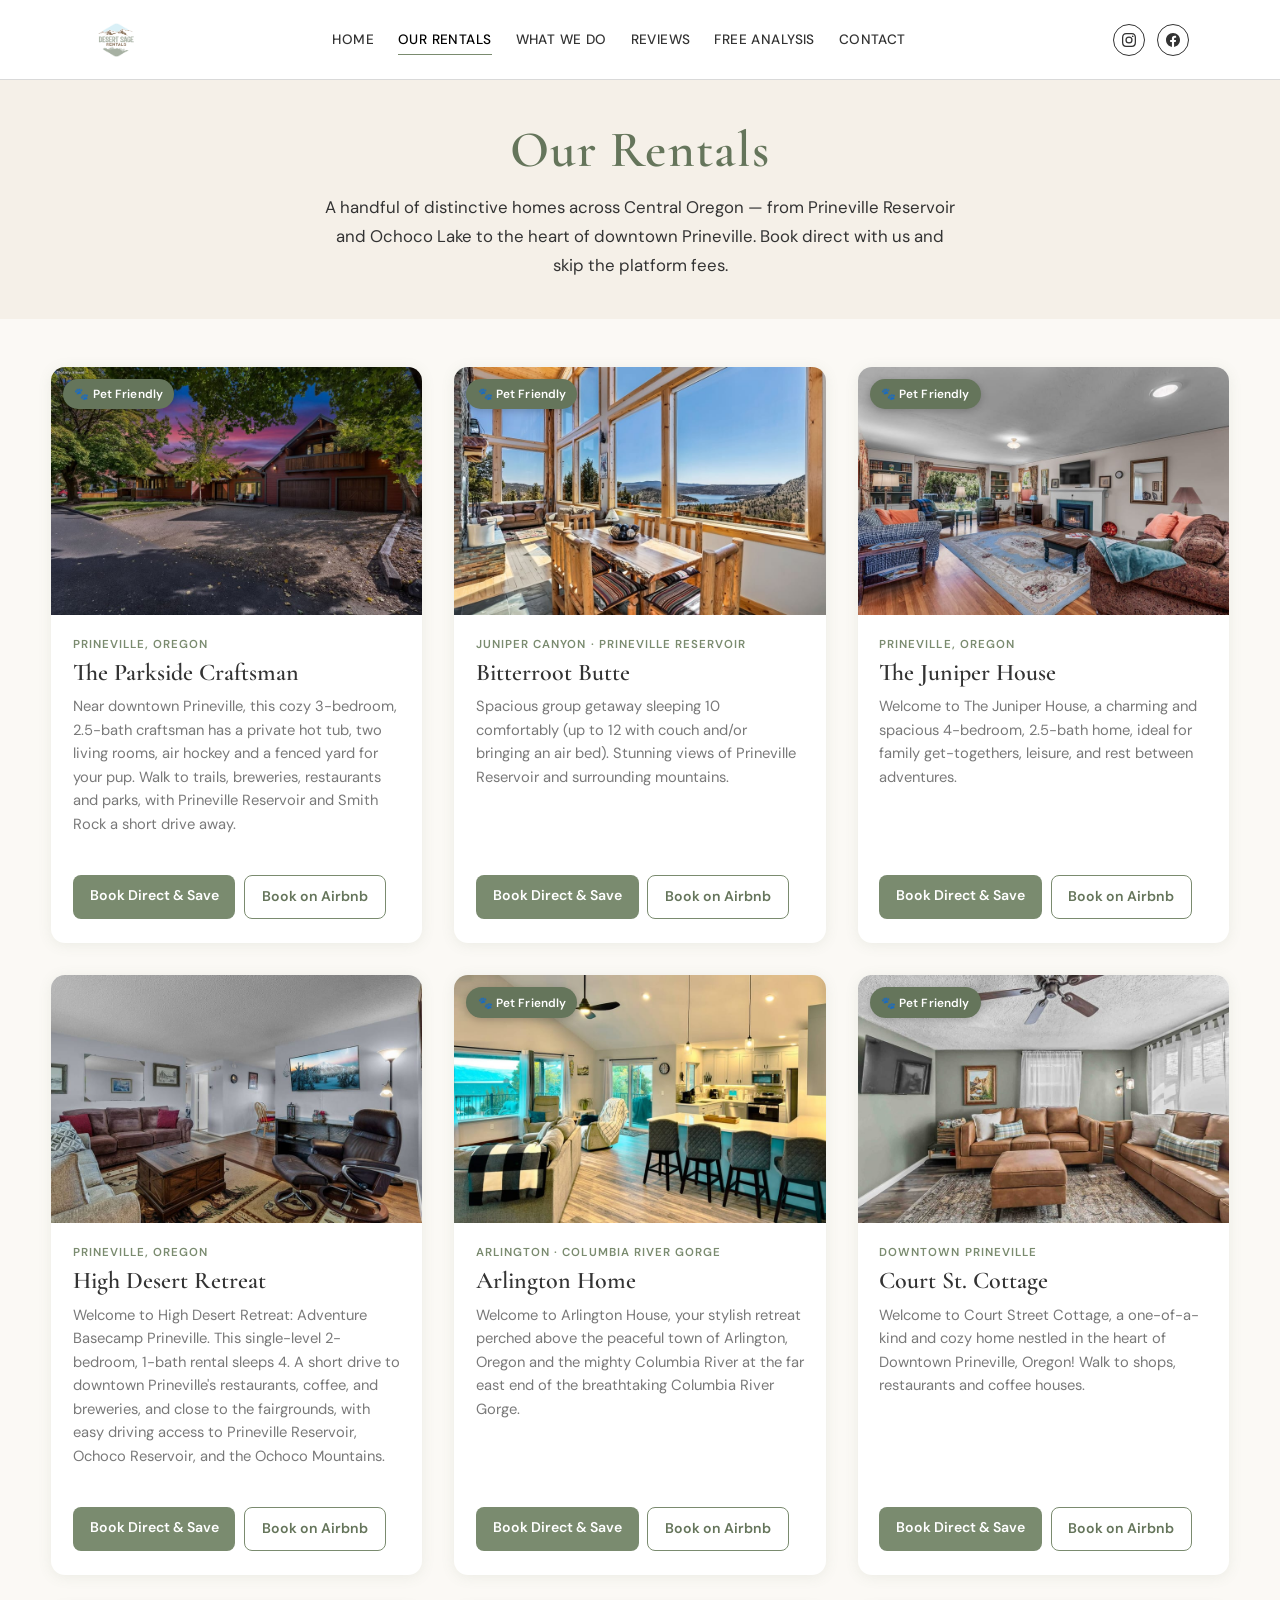
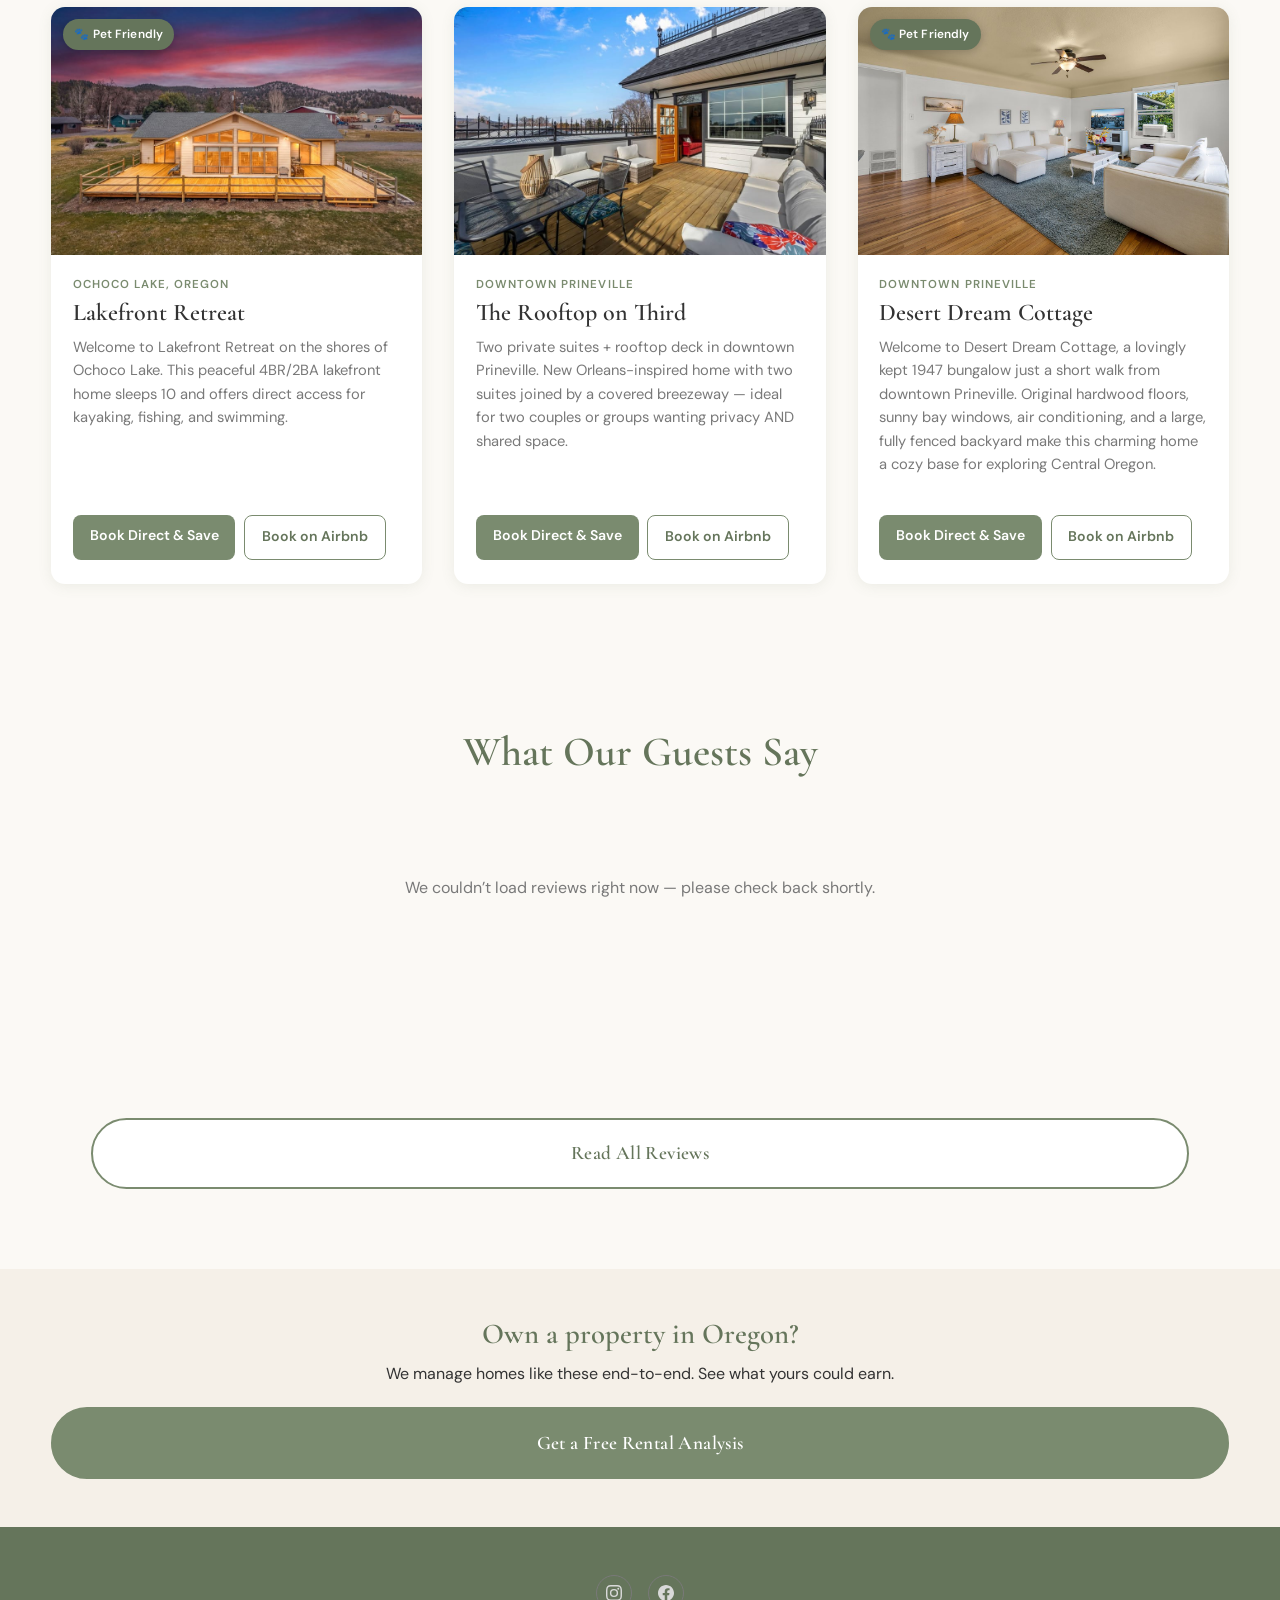
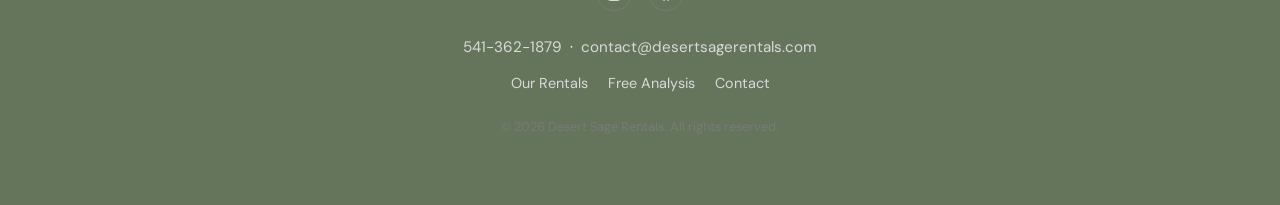
<file: rentals.html>
<!DOCTYPE html>
<html lang="en">
<head>
  <meta charset="UTF-8">
  <meta name="viewport" content="width=device-width, initial-scale=1.0">
  <link rel="icon" type="image/png" href="/images/logo.png">
  <title>Our Rentals | Desert Sage Rentals — Central Oregon</title>
  <meta name="description" content="Browse Desert Sage Rentals' vacation homes in Prineville and Central Oregon — Prineville Reservoir, Ochoco Lake, and downtown Prineville. Book direct and save.">
  <link rel="canonical" href="https://desertsagerentals.com/rentals">
  <meta property="og:title" content="Our Rentals | Desert Sage Rentals — Central Oregon">
  <meta property="og:description" content="Browse our vacation homes across Prineville and Central Oregon. Book direct and save.">
  <meta property="og:image" content="https://desertsagerentals.com/images/properties/bitterroot-butte.jpg">
  <meta property="og:url" content="https://desertsagerentals.com/rentals">
  <meta property="og:type" content="website">
  <meta property="og:site_name" content="Desert Sage Rentals">
  <link rel="preload" as="image" href="/images/properties/bitterroot-butte.jpg">
  <link rel="preconnect" href="https://fonts.googleapis.com">
  <link rel="preconnect" href="https://fonts.gstatic.com" crossorigin>
  <link href="https://fonts.googleapis.com/css2?family=Cormorant+Garamond:ital,wght@0,400;0,500;0,600;0,700;1,400&family=DM+Sans:wght@400;500;600;700&display=swap" rel="stylesheet">
  <link rel="stylesheet" href="styles.css">
  <style>
    /* --- Rentals gallery (preview of the warmer, photo-forward direction) --- */
    .rentals-intro { background: #F5F0E8; text-align: center; padding: calc(var(--header-height) + 2.5rem) var(--gutter) 2.5rem; }
    .rentals-intro h1 { font-family: var(--font-heading); font-size: clamp(2.2rem, 5vw, 3.2rem); color: var(--sage-dark); font-weight: 600; }
    .rentals-intro p { max-width: 640px; margin: 0.75rem auto 0; color: var(--dark-gray); font-size: 1.05rem; }
    .rentals-section { padding: 3rem var(--gutter) 4rem; background: #FBF9F5; }
    .rentals-grid { max-width: var(--max-width); margin: 0 auto; display: grid; grid-template-columns: repeat(auto-fill, minmax(320px, 1fr)); gap: 2rem; }
    .rental-card { position: relative; background: #fff; border-radius: 14px; overflow: hidden; box-shadow: 0 2px 14px rgba(101,117,91,0.10); display: flex; flex-direction: column; transition: transform .25s ease, box-shadow .25s ease; }
    .rental-card:hover { transform: translateY(-4px); box-shadow: 0 10px 28px rgba(101,117,91,0.18); }
    .rental-card__img { aspect-ratio: 3/2; width: 100%; object-fit: cover; display: block; background: #ece7dd; }
    .rental-card__badge { position: absolute; top: 0.75rem; left: 0.75rem; z-index: 2; display: inline-flex; align-items: center; gap: 0.3rem; background: var(--sage-dark); color: #fff; font-family: var(--font-body); font-weight: 600; font-size: 0.74rem; letter-spacing: 0.01em; padding: 0.32rem 0.7rem; border-radius: 999px; box-shadow: 0 2px 8px rgba(0,0,0,0.22); }
    .rental-card__body { padding: 1.25rem 1.35rem 1.5rem; display: flex; flex-direction: column; flex: 1; }
    .rental-card__loc { font-size: 0.72rem; letter-spacing: 0.09em; text-transform: uppercase; color: var(--sage); font-weight: 600; margin-bottom: 0.3rem; }
    .rental-card__name { font-family: var(--font-heading); font-size: 1.5rem; font-weight: 600; color: var(--dark-gray); line-height: 1.15; margin-bottom: 0.55rem; }
    .rental-card__blurb { color: var(--medium-gray); font-size: 0.92rem; line-height: 1.6; flex: 1; }
    .rental-card__actions { margin-top: 1.15rem; display: flex; flex-wrap: wrap; gap: 0.55rem; }
    .rental-card__btn { background: var(--sage); color: #fff; font-family: var(--font-body); font-weight: 600; font-size: 0.88rem; padding: 0.58rem 1.05rem; border-radius: 8px; text-decoration: none; transition: background .2s ease; }
    .rental-card__btn:hover { background: var(--sage-dark); }
    .rental-card__btn--alt { background: #fff; color: var(--sage-dark); border: 1.5px solid var(--sage); }
    .rental-card__btn--alt:hover { background: #F0F4EE; }
    .rentals-loading { text-align: center; color: var(--medium-gray); padding: 2rem; grid-column: 1/-1; }
    .rentals-owner-cta { background: #F5F0E8; text-align: center; padding: 3rem var(--gutter); }
    .rentals-owner-cta h2 { font-family: var(--font-heading); font-size: 1.8rem; color: var(--sage-dark); margin-bottom: 0.5rem; }
    .rentals-owner-cta p { color: var(--dark-gray); margin-bottom: 1.25rem; }
  </style>
</head>
<body>

  <!-- Header -->
  <header class="header" id="header">
    <div class="container">
      <div class="logo">
        <a href="/">
          <img src="/images/logo.png" alt="Desert Sage Rentals" class="logo-img" width="50" height="50">
        </a>
      </div>
      <nav class="nav" id="nav">
        <a href="/">Home</a>
        <a href="/rentals" class="active">Our Rentals</a>
        <a href="/about">What We Do</a>
        <a href="/reviews">Reviews</a>
        <a href="/rental-analysis">Free Analysis</a>
        <a href="/contact">Contact</a>
      </nav>
      <div class="header-social">
        <a href="https://www.instagram.com/desertsagerentals" target="_blank" rel="noopener" aria-label="Instagram">
          <svg viewBox="0 0 24 24"><path d="M12 2.163c3.204 0 3.584.012 4.85.07 3.252.148 4.771 1.691 4.919 4.919.058 1.265.069 1.645.069 4.849 0 3.205-.012 3.584-.069 4.849-.149 3.225-1.664 4.771-4.919 4.919-1.266.058-1.644.07-4.85.07-3.204 0-3.584-.012-4.849-.07-3.26-.149-4.771-1.699-4.919-4.92-.058-1.265-.07-1.644-.07-4.849 0-3.204.013-3.583.07-4.849.149-3.227 1.664-4.771 4.919-4.919 1.266-.057 1.645-.069 4.849-.069zM12 0C8.741 0 8.333.014 7.053.072 2.695.272.273 2.69.073 7.052.014 8.333 0 8.741 0 12c0 3.259.014 3.668.072 4.948.2 4.358 2.618 6.78 6.98 6.98C8.333 23.986 8.741 24 12 24c3.259 0 3.668-.014 4.948-.072 4.354-.2 6.782-2.618 6.979-6.98.059-1.28.073-1.689.073-4.948 0-3.259-.014-3.667-.072-4.947-.196-4.354-2.617-6.78-6.979-6.98C15.668.014 15.259 0 12 0zm0 5.838a6.162 6.162 0 100 12.324 6.162 6.162 0 000-12.324zM12 16a4 4 0 110-8 4 4 0 010 8zm6.406-11.845a1.44 1.44 0 100 2.881 1.44 1.44 0 000-2.881z"/></svg>
        </a>
        <a href="https://www.facebook.com/desertsagerentals" target="_blank" rel="noopener" aria-label="Facebook">
          <svg viewBox="0 0 24 24"><path d="M24 12.073c0-6.627-5.373-12-12-12s-12 5.373-12 12c0 5.99 4.388 10.954 10.125 11.854v-8.385H7.078v-3.47h3.047V9.43c0-3.007 1.792-4.669 4.533-4.669 1.312 0 2.686.235 2.686.235v2.953H15.83c-1.491 0-1.956.925-1.956 1.874v2.25h3.328l-.532 3.47h-2.796v8.385C19.612 23.027 24 18.062 24 12.073z"/></svg>
        </a>
      </div>
      <button class="hamburger" id="hamburger" aria-label="Toggle navigation" aria-expanded="false">
        <span></span><span></span><span></span>
      </button>
    </div>
  </header>

  <!-- Intro -->
  <section class="rentals-intro">
    <h1>Our Rentals</h1>
    <p>A handful of distinctive homes across Central Oregon — from Prineville Reservoir and Ochoco Lake to the heart of downtown Prineville. Book direct with us and skip the platform fees.</p>
  </section>

  <!-- Gallery -->
  <section class="rentals-section">
    <div class="rentals-grid">
      <!-- CARDS:START -->
      <article class="rental-card">
        <img class="rental-card__img" src="images/properties/the-parkside-craftsman.jpg" alt="The Parkside Craftsman — Prineville, Oregon" loading="lazy" width="900" height="600">
        <span class="rental-card__badge">🐾 Pet Friendly</span>
        <div class="rental-card__body">
          <div class="rental-card__loc">Prineville, Oregon</div>
          <h2 class="rental-card__name">The Parkside Craftsman</h2>
          <p class="rental-card__blurb">Near downtown Prineville, this cozy 3-bedroom, 2.5-bath craftsman has a private hot tub, two living rooms, air hockey and a fenced yard for your pup. Walk to trails, breweries, restaurants and parks, with Prineville Reservoir and Smith Rock a short drive away.</p>
          <div class="rental-card__actions">
            <a class="rental-card__btn" href="https://book.desertsagerentals.com/en/all-properties" target="_blank" rel="noopener">Book Direct &amp; Save</a>
            <a class="rental-card__btn rental-card__btn--alt" href="https://www.airbnb.com/rooms/1787809426455297916" target="_blank" rel="noopener">Book on Airbnb</a>
          </div>
        </div>
      </article>
      <article class="rental-card">
        <img class="rental-card__img" src="images/properties/bitterroot-butte.jpg" alt="Bitterroot Butte — Juniper Canyon · Prineville Reservoir" loading="lazy" width="900" height="600">
        <span class="rental-card__badge">🐾 Pet Friendly</span>
        <div class="rental-card__body">
          <div class="rental-card__loc">Juniper Canyon · Prineville Reservoir</div>
          <h2 class="rental-card__name">Bitterroot Butte</h2>
          <p class="rental-card__blurb">Spacious group getaway sleeping 10 comfortably (up to 12 with couch and/or bringing an air bed). Stunning views of Prineville Reservoir and surrounding mountains.</p>
          <div class="rental-card__actions">
            <a class="rental-card__btn" href="https://book.desertsagerentals.com/en/all-properties" target="_blank" rel="noopener">Book Direct &amp; Save</a>
            <a class="rental-card__btn rental-card__btn--alt" href="https://www.airbnb.com/rooms/1110394862217829892" target="_blank" rel="noopener">Book on Airbnb</a>
          </div>
        </div>
      </article>
      <article class="rental-card">
        <img class="rental-card__img" src="images/properties/the-juniper-house.jpg" alt="The Juniper House — Prineville, Oregon" loading="lazy" width="900" height="600">
        <span class="rental-card__badge">🐾 Pet Friendly</span>
        <div class="rental-card__body">
          <div class="rental-card__loc">Prineville, Oregon</div>
          <h2 class="rental-card__name">The Juniper House</h2>
          <p class="rental-card__blurb">Welcome to The Juniper House, a charming and spacious 4-bedroom, 2.5-bath home, ideal for family get-togethers, leisure, and rest between adventures.</p>
          <div class="rental-card__actions">
            <a class="rental-card__btn" href="https://book.desertsagerentals.com/en/all-properties" target="_blank" rel="noopener">Book Direct &amp; Save</a>
            <a class="rental-card__btn rental-card__btn--alt" href="https://www.airbnb.com/rooms/1163914255949873240" target="_blank" rel="noopener">Book on Airbnb</a>
          </div>
        </div>
      </article>
      <article class="rental-card">
        <img class="rental-card__img" src="images/properties/high-desert-retreat.jpg" alt="High Desert Retreat — Prineville, Oregon" loading="lazy" width="900" height="600">
        
        <div class="rental-card__body">
          <div class="rental-card__loc">Prineville, Oregon</div>
          <h2 class="rental-card__name">High Desert Retreat</h2>
          <p class="rental-card__blurb">Welcome to High Desert Retreat: Adventure Basecamp Prineville. This single-level 2-bedroom, 1-bath rental sleeps 4. A short drive to downtown Prineville's restaurants, coffee, and breweries, and close to the fairgrounds, with easy driving access to Prineville Reservoir, Ochoco Reservoir, and the Ochoco Mountains.</p>
          <div class="rental-card__actions">
            <a class="rental-card__btn" href="https://book.desertsagerentals.com/en/all-properties" target="_blank" rel="noopener">Book Direct &amp; Save</a>
            <a class="rental-card__btn rental-card__btn--alt" href="https://www.airbnb.com/rooms/1366737399767183572" target="_blank" rel="noopener">Book on Airbnb</a>
          </div>
        </div>
      </article>
      <article class="rental-card">
        <img class="rental-card__img" src="images/properties/arlington-home.jpg" alt="Arlington Home — Arlington · Columbia River Gorge" loading="lazy" width="900" height="600">
        <span class="rental-card__badge">🐾 Pet Friendly</span>
        <div class="rental-card__body">
          <div class="rental-card__loc">Arlington · Columbia River Gorge</div>
          <h2 class="rental-card__name">Arlington Home</h2>
          <p class="rental-card__blurb">Welcome to Arlington House, your stylish retreat perched above the peaceful town of Arlington, Oregon and the mighty Columbia River at the far east end of the breathtaking Columbia River Gorge.</p>
          <div class="rental-card__actions">
            <a class="rental-card__btn" href="https://book.desertsagerentals.com/en/all-properties" target="_blank" rel="noopener">Book Direct &amp; Save</a>
            <a class="rental-card__btn rental-card__btn--alt" href="https://www.airbnb.com/rooms/1539976942181572898" target="_blank" rel="noopener">Book on Airbnb</a>
          </div>
        </div>
      </article>
      <article class="rental-card">
        <img class="rental-card__img" src="images/properties/court-st-cottage.jpg" alt="Court St. Cottage — Downtown Prineville" loading="lazy" width="900" height="600">
        <span class="rental-card__badge">🐾 Pet Friendly</span>
        <div class="rental-card__body">
          <div class="rental-card__loc">Downtown Prineville</div>
          <h2 class="rental-card__name">Court St. Cottage</h2>
          <p class="rental-card__blurb">Welcome to Court Street Cottage, a one-of-a-kind and cozy home nestled in the heart of Downtown Prineville, Oregon! Walk to shops, restaurants and coffee houses.</p>
          <div class="rental-card__actions">
            <a class="rental-card__btn" href="https://book.desertsagerentals.com/en/all-properties" target="_blank" rel="noopener">Book Direct &amp; Save</a>
            <a class="rental-card__btn rental-card__btn--alt" href="https://www.airbnb.com/rooms/834142174065935737" target="_blank" rel="noopener">Book on Airbnb</a>
          </div>
        </div>
      </article>
      <article class="rental-card">
        <img class="rental-card__img" src="images/properties/lakefront-retreat.jpg" alt="Lakefront Retreat — Ochoco Lake, Oregon" loading="lazy" width="900" height="600">
        <span class="rental-card__badge">🐾 Pet Friendly</span>
        <div class="rental-card__body">
          <div class="rental-card__loc">Ochoco Lake, Oregon</div>
          <h2 class="rental-card__name">Lakefront Retreat</h2>
          <p class="rental-card__blurb">Welcome to Lakefront Retreat on the shores of Ochoco Lake. This peaceful 4BR/2BA lakefront home sleeps 10 and offers direct access for kayaking, fishing, and swimming.</p>
          <div class="rental-card__actions">
            <a class="rental-card__btn" href="https://book.desertsagerentals.com/en/all-properties" target="_blank" rel="noopener">Book Direct &amp; Save</a>
            <a class="rental-card__btn rental-card__btn--alt" href="https://www.airbnb.com/rooms/1611066113769513005" target="_blank" rel="noopener">Book on Airbnb</a>
          </div>
        </div>
      </article>
      <article class="rental-card">
        <img class="rental-card__img" src="images/properties/the-rooftop-on-third.jpg" alt="The Rooftop on Third — Downtown Prineville" loading="lazy" width="900" height="600">
        
        <div class="rental-card__body">
          <div class="rental-card__loc">Downtown Prineville</div>
          <h2 class="rental-card__name">The Rooftop on Third</h2>
          <p class="rental-card__blurb">Two private suites + rooftop deck in downtown Prineville. New Orleans-inspired home with two suites joined by a covered breezeway — ideal for two couples or groups wanting privacy AND shared space.</p>
          <div class="rental-card__actions">
            <a class="rental-card__btn" href="https://book.desertsagerentals.com/en/all-properties" target="_blank" rel="noopener">Book Direct &amp; Save</a>
            <a class="rental-card__btn rental-card__btn--alt" href="https://www.airbnb.com/rooms/1616268385762093525" target="_blank" rel="noopener">Book on Airbnb</a>
          </div>
        </div>
      </article>
      <article class="rental-card">
        <img class="rental-card__img" src="images/properties/desert-dream-cottage.jpg" alt="Desert Dream Cottage — Downtown Prineville" loading="lazy" width="900" height="600">
        <span class="rental-card__badge">🐾 Pet Friendly</span>
        <div class="rental-card__body">
          <div class="rental-card__loc">Downtown Prineville</div>
          <h2 class="rental-card__name">Desert Dream Cottage</h2>
          <p class="rental-card__blurb">Welcome to Desert Dream Cottage, a lovingly kept 1947 bungalow just a short walk from downtown Prineville. Original hardwood floors, sunny bay windows, air conditioning, and a large, fully fenced backyard make this charming home a cozy base for exploring Central Oregon.</p>
          <div class="rental-card__actions">
            <a class="rental-card__btn" href="https://book.desertsagerentals.com/en/all-properties" target="_blank" rel="noopener">Book Direct &amp; Save</a>
            <a class="rental-card__btn rental-card__btn--alt" href="https://www.airbnb.com/rooms/1741418652150703396" target="_blank" rel="noopener">Book on Airbnb</a>
          </div>
        </div>
      </article>
      <!-- CARDS:END -->
    </div>
  </section>

  <!-- Guest Reviews teaser -->
  <section class="section" style="background:#FBF9F5;">
    <div class="container">
      <h2 class="home-h2">What Our Guests Say</h2>
      <div class="reviews-widget" data-reviews-widget data-reviews-limit="3"></div>
      <div style="text-align:center; margin-top:1.5rem;"><a href="/reviews" class="cta-btn">Read All Reviews</a></div>
    </div>
  </section>

  <!-- Owner CTA -->
  <section class="rentals-owner-cta">
    <h2>Own a property in Oregon?</h2>
    <p>We manage homes like these end-to-end. See what yours could earn.</p>
    <a href="/rental-analysis" class="cta-btn cta-btn--primary">Get a Free Rental Analysis</a>
  </section>

  <!-- Footer -->
  <footer class="footer">
    <div class="container">
      <div class="footer__social">
        <a href="https://www.instagram.com/desertsagerentals" target="_blank" rel="noopener" aria-label="Instagram">
          <svg viewBox="0 0 24 24"><path d="M12 2.163c3.204 0 3.584.012 4.85.07 3.252.148 4.771 1.691 4.919 4.919.058 1.265.069 1.645.069 4.849 0 3.205-.012 3.584-.069 4.849-.149 3.225-1.664 4.771-4.919 4.919-1.266.058-1.644.07-4.85.07-3.204 0-3.584-.012-4.849-.07-3.26-.149-4.771-1.699-4.919-4.92-.058-1.265-.07-1.644-.07-4.849 0-3.204.013-3.583.07-4.849.149-3.227 1.664-4.771 4.919-4.919 1.266-.057 1.645-.069 4.849-.069zM12 0C8.741 0 8.333.014 7.053.072 2.695.272.273 2.69.073 7.052.014 8.333 0 8.741 0 12c0 3.259.014 3.668.072 4.948.2 4.358 2.618 6.78 6.98 6.98C8.333 23.986 8.741 24 12 24c3.259 0 3.668-.014 4.948-.072 4.354-.2 6.782-2.618 6.979-6.98.059-1.28.073-1.689.073-4.948 0-3.259-.014-3.667-.072-4.947-.196-4.354-2.617-6.78-6.979-6.98C15.668.014 15.259 0 12 0zm0 5.838a6.162 6.162 0 100 12.324 6.162 6.162 0 000-12.324zM12 16a4 4 0 110-8 4 4 0 010 8zm6.406-11.845a1.44 1.44 0 100 2.881 1.44 1.44 0 000-2.881z"/></svg>
        </a>
        <a href="https://www.facebook.com/desertsagerentals" target="_blank" rel="noopener" aria-label="Facebook">
          <svg viewBox="0 0 24 24"><path d="M24 12.073c0-6.627-5.373-12-12-12s-12 5.373-12 12c0 5.99 4.388 10.954 10.125 11.854v-8.385H7.078v-3.47h3.047V9.43c0-3.007 1.792-4.669 4.533-4.669 1.312 0 2.686.235 2.686.235v2.953H15.83c-1.491 0-1.956.925-1.956 1.874v2.25h3.328l-.532 3.47h-2.796v8.385C19.612 23.027 24 18.062 24 12.073z"/></svg>
        </a>
      </div>
      <p class="footer__contact"><a href="tel:+15413621879">541-362-1879</a> &nbsp;&middot;&nbsp; <a href="mailto:contact@desertsagerentals.com">contact@desertsagerentals.com</a></p>
      <nav class="footer__links" aria-label="Footer"><a href="/rentals">Our Rentals</a><a href="/rental-analysis">Free Analysis</a><a href="/contact">Contact</a></nav>
      <p class="footer__copy">&copy; 2026 Desert Sage Rentals. All rights reserved.</p>
    </div>
  </footer>

  <script src="reviews-widget.js" defer></script>
  <script>
    // Nav
    const hamburger = document.getElementById('hamburger');
    const nav = document.getElementById('nav');
    hamburger.addEventListener('click', () => { const o = hamburger.classList.toggle('open'); nav.classList.toggle('open'); hamburger.setAttribute('aria-expanded', o); });
    document.addEventListener('keydown', (e) => { if (e.key === 'Escape' && nav.classList.contains('open')) { hamburger.classList.remove('open'); nav.classList.remove('open'); hamburger.setAttribute('aria-expanded','false'); } });
    nav.querySelectorAll('a').forEach(link => { link.addEventListener('click', () => { hamburger.classList.remove('open'); nav.classList.remove('open'); }); });
    const header = document.getElementById('header');
    window.addEventListener('scroll', () => { header.classList.toggle('scrolled', window.scrollY > 10); });
  </script>

  <!-- LD:START -->
  <script type="application/ld+json">
{
  "@context": "https://schema.org",
  "@type": "ItemList",
  "name": "Desert Sage Rentals — Vacation Homes in Central Oregon",
  "itemListElement": [
    {
      "@type": "ListItem",
      "position": 1,
      "item": {
        "@type": "LodgingBusiness",
        "name": "The Parkside Craftsman",
        "description": "Near downtown Prineville, this cozy 3-bedroom, 2.5-bath craftsman has a private hot tub, two living rooms, air hockey and a fenced yard for your pup. Walk to trails, breweries, restaurants and parks, with Prineville Reservoir and Smith Rock a short drive away.",
        "image": "https://desertsagerentals.com/images/properties/the-parkside-craftsman.jpg",
        "url": "https://desertsagerentals.com/rentals",
        "address": {
          "@type": "PostalAddress",
          "addressLocality": "Prineville",
          "addressRegion": "OR",
          "addressCountry": "US"
        }
      }
    },
    {
      "@type": "ListItem",
      "position": 2,
      "item": {
        "@type": "LodgingBusiness",
        "name": "Bitterroot Butte",
        "description": "Spacious group getaway sleeping 10 comfortably (up to 12 with couch and/or bringing an air bed). Stunning views of Prineville Reservoir and surrounding mountains.",
        "image": "https://desertsagerentals.com/images/properties/bitterroot-butte.jpg",
        "url": "https://desertsagerentals.com/rentals",
        "address": {
          "@type": "PostalAddress",
          "addressLocality": "Juniper Canyon",
          "addressRegion": "OR",
          "addressCountry": "US"
        }
      }
    },
    {
      "@type": "ListItem",
      "position": 3,
      "item": {
        "@type": "LodgingBusiness",
        "name": "The Juniper House",
        "description": "Welcome to The Juniper House, a charming and spacious 4-bedroom, 2.5-bath home, ideal for family get-togethers, leisure, and rest between adventures.",
        "image": "https://desertsagerentals.com/images/properties/the-juniper-house.jpg",
        "url": "https://desertsagerentals.com/rentals",
        "address": {
          "@type": "PostalAddress",
          "addressLocality": "Prineville",
          "addressRegion": "OR",
          "addressCountry": "US"
        }
      }
    },
    {
      "@type": "ListItem",
      "position": 4,
      "item": {
        "@type": "LodgingBusiness",
        "name": "High Desert Retreat",
        "description": "Welcome to High Desert Retreat: Adventure Basecamp Prineville. This single-level 2-bedroom, 1-bath rental sleeps 4. A short drive to downtown Prineville's restaurants, coffee, and breweries, and close to the fairgrounds, with easy driving access to Prineville Reservoir, Ochoco Reservoir, and the Ochoco Mountains.",
        "image": "https://desertsagerentals.com/images/properties/high-desert-retreat.jpg",
        "url": "https://desertsagerentals.com/rentals",
        "address": {
          "@type": "PostalAddress",
          "addressLocality": "Prineville",
          "addressRegion": "OR",
          "addressCountry": "US"
        }
      }
    },
    {
      "@type": "ListItem",
      "position": 5,
      "item": {
        "@type": "LodgingBusiness",
        "name": "Arlington Home",
        "description": "Welcome to Arlington House, your stylish retreat perched above the peaceful town of Arlington, Oregon and the mighty Columbia River at the far east end of the breathtaking Columbia River Gorge.",
        "image": "https://desertsagerentals.com/images/properties/arlington-home.jpg",
        "url": "https://desertsagerentals.com/rentals",
        "address": {
          "@type": "PostalAddress",
          "addressLocality": "Arlington",
          "addressRegion": "OR",
          "addressCountry": "US"
        }
      }
    },
    {
      "@type": "ListItem",
      "position": 6,
      "item": {
        "@type": "LodgingBusiness",
        "name": "Court St. Cottage",
        "description": "Welcome to Court Street Cottage, a one-of-a-kind and cozy home nestled in the heart of Downtown Prineville, Oregon! Walk to shops, restaurants and coffee houses.",
        "image": "https://desertsagerentals.com/images/properties/court-st-cottage.jpg",
        "url": "https://desertsagerentals.com/rentals",
        "address": {
          "@type": "PostalAddress",
          "addressLocality": "Downtown Prineville",
          "addressRegion": "OR",
          "addressCountry": "US"
        }
      }
    },
    {
      "@type": "ListItem",
      "position": 7,
      "item": {
        "@type": "LodgingBusiness",
        "name": "Lakefront Retreat",
        "description": "Welcome to Lakefront Retreat on the shores of Ochoco Lake. This peaceful 4BR/2BA lakefront home sleeps 10 and offers direct access for kayaking, fishing, and swimming.",
        "image": "https://desertsagerentals.com/images/properties/lakefront-retreat.jpg",
        "url": "https://desertsagerentals.com/rentals",
        "address": {
          "@type": "PostalAddress",
          "addressLocality": "Ochoco Lake",
          "addressRegion": "OR",
          "addressCountry": "US"
        }
      }
    },
    {
      "@type": "ListItem",
      "position": 8,
      "item": {
        "@type": "LodgingBusiness",
        "name": "The Rooftop on Third",
        "description": "Two private suites + rooftop deck in downtown Prineville. New Orleans-inspired home with two suites joined by a covered breezeway — ideal for two couples or groups wanting privacy AND shared space.",
        "image": "https://desertsagerentals.com/images/properties/the-rooftop-on-third.jpg",
        "url": "https://desertsagerentals.com/rentals",
        "address": {
          "@type": "PostalAddress",
          "addressLocality": "Downtown Prineville",
          "addressRegion": "OR",
          "addressCountry": "US"
        }
      }
    },
    {
      "@type": "ListItem",
      "position": 9,
      "item": {
        "@type": "LodgingBusiness",
        "name": "Desert Dream Cottage",
        "description": "Welcome to Desert Dream Cottage, a lovingly kept 1947 bungalow just a short walk from downtown Prineville. Original hardwood floors, sunny bay windows, air conditioning, and a large, fully fenced backyard make this charming home a cozy base for exploring Central Oregon.",
        "image": "https://desertsagerentals.com/images/properties/desert-dream-cottage.jpg",
        "url": "https://desertsagerentals.com/rentals",
        "address": {
          "@type": "PostalAddress",
          "addressLocality": "Downtown Prineville",
          "addressRegion": "OR",
          "addressCountry": "US"
        }
      }
    }
  ]
}
  </script>
  <!-- LD:END -->

</body>
</html>
</file>
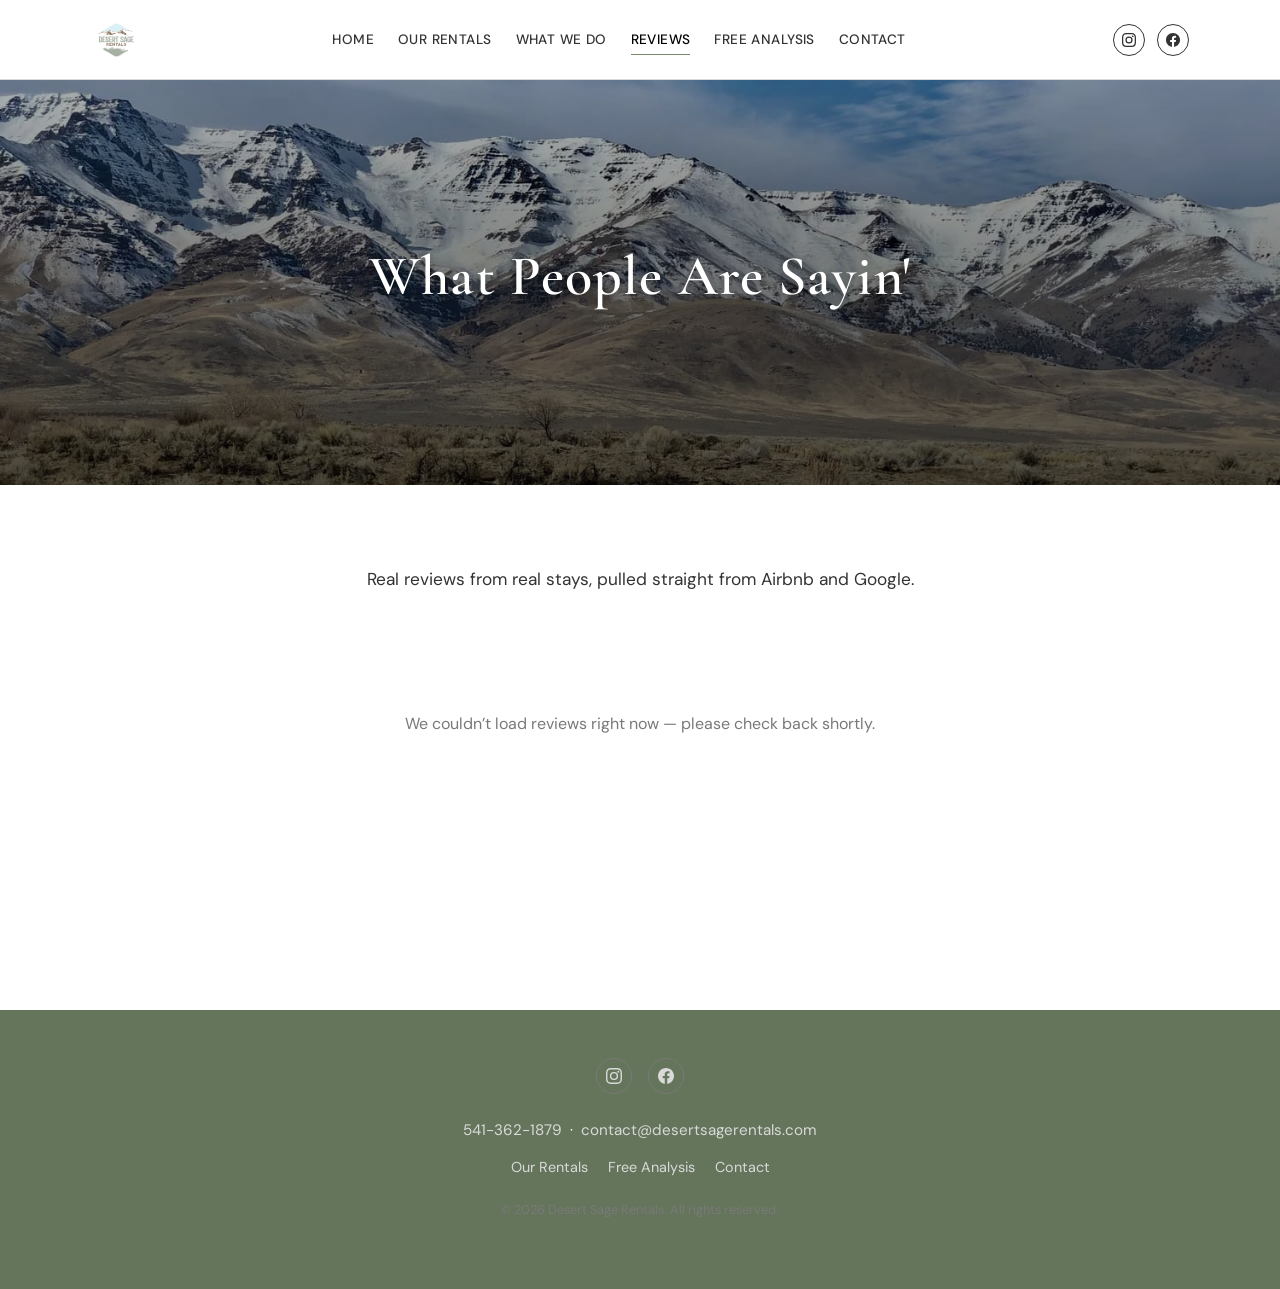
<file: reviews.html>
<!DOCTYPE html>
<html lang="en">
<head>
  <meta charset="UTF-8">
  <meta name="viewport" content="width=device-width, initial-scale=1.0">
  <link rel="icon" type="image/png" href="/images/logo.png">
  <title>Guest Reviews | Desert Sage Rentals Oregon</title>
  <meta name="description" content="Read guest reviews for Desert Sage Rentals vacation properties in Prineville, Bend, and Central Oregon. 5-star Airbnb experiences from real guests.">
  <link rel="canonical" href="https://desertsagerentals.com/reviews">
  <meta property="og:title" content="Guest Reviews | Desert Sage Rentals Oregon">
  <meta property="og:description" content="5-star guest reviews for Desert Sage Rentals vacation properties in Central Oregon.">
  <meta property="og:image" content="https://desertsagerentals.com/images/hero-reviews.jpg">
  <meta property="og:url" content="https://desertsagerentals.com/reviews">
  <meta property="og:type" content="website">
  <meta property="og:site_name" content="Desert Sage Rentals">
  <!-- LD:START -->
  <script type="application/ld+json">
  {
  "@context": "https://schema.org",
  "@type": "LocalBusiness",
  "name": "Desert Sage Rentals",
  "url": "https://desertsagerentals.com",
  "telephone": "+1-541-362-1879",
  "aggregateRating": {
    "@type": "AggregateRating",
    "ratingValue": "4.95",
    "reviewCount": "320",
    "bestRating": "5"
  }
}
  </script>
  <!-- LD:END -->
  <link rel="preconnect" href="https://fonts.googleapis.com">
  <link rel="preconnect" href="https://fonts.gstatic.com" crossorigin>
  <link href="https://fonts.googleapis.com/css2?family=Cormorant+Garamond:ital,wght@0,400;0,500;0,600;0,700;1,400&family=DM+Sans:wght@400;500;600;700&display=swap" rel="stylesheet">
  <link rel="preload" as="image" href="/images/hero-reviews.jpg">
  <link rel="stylesheet" href="styles.css">
</head>
<body>

  <!-- Header -->
  <header class="header" id="header">
    <div class="container">
      <div class="logo">
        <a href="/">
          <img src="/images/logo.png" alt="Desert Sage Rentals" class="logo-img" width="50" height="50">
        </a>
      </div>
      <nav class="nav" id="nav">
        <a href="/">Home</a>
        <a href="/rentals">Our Rentals</a>
        <a href="/about">What We Do</a>
        <a href="/reviews" class="active">Reviews</a>
        <a href="/rental-analysis">Free Analysis</a>
        <a href="/contact">Contact</a>
      </nav>
      <div class="header-social">
        <a href="https://www.instagram.com/desertsagerentals" target="_blank" rel="noopener" aria-label="Instagram">
          <svg viewBox="0 0 24 24"><path d="M12 2.163c3.204 0 3.584.012 4.85.07 3.252.148 4.771 1.691 4.919 4.919.058 1.265.069 1.645.069 4.849 0 3.205-.012 3.584-.069 4.849-.149 3.225-1.664 4.771-4.919 4.919-1.266.058-1.644.07-4.85.07-3.204 0-3.584-.012-4.849-.07-3.26-.149-4.771-1.699-4.919-4.92-.058-1.265-.07-1.644-.07-4.849 0-3.204.013-3.583.07-4.849.149-3.227 1.664-4.771 4.919-4.919 1.266-.057 1.645-.069 4.849-.069zM12 0C8.741 0 8.333.014 7.053.072 2.695.272.273 2.69.073 7.052.014 8.333 0 8.741 0 12c0 3.259.014 3.668.072 4.948.2 4.358 2.618 6.78 6.98 6.98C8.333 23.986 8.741 24 12 24c3.259 0 3.668-.014 4.948-.072 4.354-.2 6.782-2.618 6.979-6.98.059-1.28.073-1.689.073-4.948 0-3.259-.014-3.667-.072-4.947-.196-4.354-2.617-6.78-6.979-6.98C15.668.014 15.259 0 12 0zm0 5.838a6.162 6.162 0 100 12.324 6.162 6.162 0 000-12.324zM12 16a4 4 0 110-8 4 4 0 010 8zm6.406-11.845a1.44 1.44 0 100 2.881 1.44 1.44 0 000-2.881z"/></svg>
        </a>
        <a href="https://www.facebook.com/desertsagerentals" target="_blank" rel="noopener" aria-label="Facebook">
          <svg viewBox="0 0 24 24"><path d="M24 12.073c0-6.627-5.373-12-12-12s-12 5.373-12 12c0 5.99 4.388 10.954 10.125 11.854v-8.385H7.078v-3.47h3.047V9.43c0-3.007 1.792-4.669 4.533-4.669 1.312 0 2.686.235 2.686.235v2.953H15.83c-1.491 0-1.956.925-1.956 1.874v2.25h3.328l-.532 3.47h-2.796v8.385C19.612 23.027 24 18.062 24 12.073z"/></svg>
        </a>
      </div>
      <button class="hamburger" id="hamburger" aria-label="Toggle navigation" aria-expanded="false">
        <span></span>
        <span></span>
        <span></span>
      </button>
    </div>
  </header>

  <!-- Hero -->
  <section class="hero hero--short">
    <div class="hero__bg" style="background-image: url('images/hero-reviews.jpg');"></div>
    <div class="hero__overlay"></div>
    <div class="hero__content">
      <h1>What People Are Sayin'</h1>
    </div>
  </section>

  <!-- Guest Reviews (Airbnb + Google, self-hosted — replaces TrustIndex) -->
  <section class="section">
    <div class="container">
      <p class="reviews-intro">Real reviews from real stays, pulled straight from Airbnb and Google.</p>
      <div class="reviews-widget" data-reviews-widget></div>
    </div>
  </section>

  <!-- Footer -->
  <footer class="footer">
    <div class="container">
      <div class="footer__social">
        <a href="https://www.instagram.com/desertsagerentals" target="_blank" rel="noopener" aria-label="Instagram">
          <svg viewBox="0 0 24 24"><path d="M12 2.163c3.204 0 3.584.012 4.85.07 3.252.148 4.771 1.691 4.919 4.919.058 1.265.069 1.645.069 4.849 0 3.205-.012 3.584-.069 4.849-.149 3.225-1.664 4.771-4.919 4.919-1.266.058-1.644.07-4.85.07-3.204 0-3.584-.012-4.849-.07-3.26-.149-4.771-1.699-4.919-4.92-.058-1.265-.07-1.644-.07-4.849 0-3.204.013-3.583.07-4.849.149-3.227 1.664-4.771 4.919-4.919 1.266-.057 1.645-.069 4.849-.069zM12 0C8.741 0 8.333.014 7.053.072 2.695.272.273 2.69.073 7.052.014 8.333 0 8.741 0 12c0 3.259.014 3.668.072 4.948.2 4.358 2.618 6.78 6.98 6.98C8.333 23.986 8.741 24 12 24c3.259 0 3.668-.014 4.948-.072 4.354-.2 6.782-2.618 6.979-6.98.059-1.28.073-1.689.073-4.948 0-3.259-.014-3.667-.072-4.947-.196-4.354-2.617-6.78-6.979-6.98C15.668.014 15.259 0 12 0zm0 5.838a6.162 6.162 0 100 12.324 6.162 6.162 0 000-12.324zM12 16a4 4 0 110-8 4 4 0 010 8zm6.406-11.845a1.44 1.44 0 100 2.881 1.44 1.44 0 000-2.881z"/></svg>
        </a>
        <a href="https://www.facebook.com/desertsagerentals" target="_blank" rel="noopener" aria-label="Facebook">
          <svg viewBox="0 0 24 24"><path d="M24 12.073c0-6.627-5.373-12-12-12s-12 5.373-12 12c0 5.99 4.388 10.954 10.125 11.854v-8.385H7.078v-3.47h3.047V9.43c0-3.007 1.792-4.669 4.533-4.669 1.312 0 2.686.235 2.686.235v2.953H15.83c-1.491 0-1.956.925-1.956 1.874v2.25h3.328l-.532 3.47h-2.796v8.385C19.612 23.027 24 18.062 24 12.073z"/></svg>
        </a>
      </div>
      <p class="footer__contact"><a href="tel:+15413621879">541-362-1879</a> &nbsp;&middot;&nbsp; <a href="mailto:contact@desertsagerentals.com">contact@desertsagerentals.com</a></p>
      <nav class="footer__links" aria-label="Footer"><a href="/rentals">Our Rentals</a><a href="/rental-analysis">Free Analysis</a><a href="/contact">Contact</a></nav>
      <p class="footer__copy">&copy; 2026 Desert Sage Rentals. All rights reserved.</p>
    </div>
  </footer>

  <script src="reviews-widget.js" defer></script>
  <script>
    const hamburger = document.getElementById('hamburger');
    const nav = document.getElementById('nav');
    hamburger.addEventListener('click', () => { const o = hamburger.classList.toggle('open'); nav.classList.toggle('open'); hamburger.setAttribute('aria-expanded', o); });
    document.addEventListener('keydown', (e) => { if (e.key === 'Escape' && nav.classList.contains('open')) { hamburger.classList.remove('open'); nav.classList.remove('open'); hamburger.setAttribute('aria-expanded','false'); } });
    nav.querySelectorAll('a').forEach(link => { link.addEventListener('click', () => { hamburger.classList.remove('open'); nav.classList.remove('open'); }); });
    const header = document.getElementById('header');
    window.addEventListener('scroll', () => { header.classList.toggle('scrolled', window.scrollY > 10); });
  </script>

</body>
</html>
</file>
<file: styles.css>
/* ===== Desert Sage Rentals — Global Styles ===== */

/* --- CSS Variables --- */
:root {
  --white: #ffffff;
  --off-white: #F5F0E8;
  --light-gray: #d9d9d9;
  --medium-gray: #797979;
  --dark-gray: #333333;
  --black: #000000;
  --overlay: rgba(0, 0, 0, 0.5);
  --sage: #7A8B6F;
  --sage-light: #8FA382;
  --sage-dark: #65755B;

  --font-heading: 'Cormorant Garamond', Georgia, serif;
  --font-body: 'DM Sans', 'Segoe UI', sans-serif;

  --max-width: 1200px;
  --gutter: 4vw;
  --gutter-mobile: 6vw;
  --header-height: 80px;
  --transition: 0.3s ease;
}

/* --- Reset --- */
*, *::before, *::after {
  margin: 0;
  padding: 0;
  box-sizing: border-box;
}

html {
  scroll-behavior: smooth;
}

body {
  font-family: var(--font-body);
  font-size: 16px;
  line-height: 1.7;
  color: var(--dark-gray);
  background: var(--white);
  -webkit-font-smoothing: antialiased;
}

img {
  max-width: 100%;
  height: auto;
  display: block;
}

a {
  color: inherit;
  text-decoration: none;
}

ul, ol {
  list-style: none;
}

/* --- Typography --- */
h1, h2, h3, h4 {
  font-family: var(--font-heading);
  font-weight: 600;
  line-height: 1.2;
  color: var(--black);
}

h1 {
  font-size: 3rem;
  letter-spacing: 0.02em;
}

h2 {
  font-size: 2.2rem;
  margin-bottom: 1rem;
}

h3 {
  font-size: 1.5rem;
  margin-bottom: 0.75rem;
}

p {
  margin-bottom: 1.25rem;
}

/* --- Layout --- */
.container {
  max-width: var(--max-width);
  margin: 0 auto;
  padding: 0 var(--gutter);
}

.section {
  padding: 5rem 0;
}

.section--light {
  background: var(--off-white);
}

/* ===== HEADER / NAV ===== */
.header {
  position: fixed;
  top: 0;
  left: 0;
  right: 0;
  height: var(--header-height);
  background: var(--white);
  z-index: 1000;
  border-bottom: 1px solid var(--light-gray);
  transition: box-shadow var(--transition);
}

.header.scrolled {
  box-shadow: 0 2px 20px rgba(0, 0, 0, 0.08);
}

.header .container {
  display: flex;
  align-items: center;
  justify-content: space-between;
  height: 100%;
}

.logo a {
  display: flex;
  align-items: center;
}

.logo img,
.logo-img {
  height: 50px;
  width: auto;
}

.nav {
  display: flex;
  align-items: center;
  gap: 1.5rem;
}

.nav a {
  font-size: 0.85rem;
  font-weight: 500;
  letter-spacing: 0.03em;
  text-transform: uppercase;
  color: var(--dark-gray);
  transition: color var(--transition);
  position: relative;
}

.nav a:hover,
.nav a.active {
  color: var(--black);
}

.nav a::after {
  content: '';
  position: absolute;
  bottom: -4px;
  left: 0;
  width: 0;
  height: 1.5px;
  background: var(--sage);
  transition: width var(--transition);
}

.nav a:hover::after,
.nav a.active::after {
  width: 100%;
}

/* Hamburger */
.hamburger {
  display: none;
  flex-direction: column;
  gap: 5px;
  cursor: pointer;
  padding: 8px;
  background: none;
  border: none;
}

.hamburger span {
  display: block;
  width: 24px;
  height: 2px;
  background: var(--black);
  transition: all var(--transition);
}

.hamburger.open span:nth-child(1) {
  transform: rotate(45deg) translate(5px, 5px);
}

.hamburger.open span:nth-child(2) {
  opacity: 0;
}

.hamburger.open span:nth-child(3) {
  transform: rotate(-45deg) translate(5px, -5px);
}

/* Social icons in header */
.header-social {
  display: flex;
  gap: 0.75rem;
  align-items: center;
  margin-left: 1rem;
}

.header-social a {
  display: flex;
  align-items: center;
  justify-content: center;
  width: 32px;
  height: 32px;
  border: 1.5px solid var(--dark-gray);
  border-radius: 50%;
  transition: all var(--transition);
}

.header-social a:hover {
  border-color: var(--sage);
  background: var(--sage);
}

.header-social a:hover svg {
  fill: var(--white);
}

.header-social svg {
  width: 14px;
  height: 14px;
  fill: var(--dark-gray);
  transition: fill var(--transition);
}

/* ===== HERO ===== */
.hero {
  position: relative;
  min-height: 70vh;
  display: flex;
  align-items: center;
  justify-content: center;
  text-align: center;
  margin-top: var(--header-height);
  overflow: hidden;
}

.hero--short {
  min-height: 45vh;
}

.hero__bg {
  position: absolute;
  inset: 0;
  background-size: cover;
  background-position: center;
  background-repeat: no-repeat;
}

.hero__overlay {
  position: absolute;
  inset: 0;
  background: linear-gradient(
    180deg,
    rgba(0, 0, 0, 0.3) 0%,
    rgba(0, 0, 0, 0.5) 50%,
    rgba(0, 0, 0, 0.65) 100%
  );
}

.hero__content {
  position: relative;
  z-index: 1;
  padding: 3rem var(--gutter);
  max-width: 800px;
}

.hero h1 {
  color: var(--white);
  font-size: 3.5rem;
  margin-bottom: 0.75rem;
  text-shadow: 0 2px 8px rgba(0, 0, 0, 0.3);
}

.hero p {
  color: var(--white);
  font-size: 1.25rem;
  opacity: 0.95;
  margin-bottom: 0;
}

.hero .subtitle {
  font-family: var(--font-body);
  font-size: 1.1rem;
  letter-spacing: 0.1em;
  text-transform: uppercase;
  opacity: 0.85;
}

/* ===== CTA BUTTONS ===== */
.cta-grid {
  display: grid;
  grid-template-columns: repeat(auto-fit, minmax(280px, 1fr));
  gap: 1.5rem;
  padding: 4rem 0;
}

.cta-btn {
  display: flex;
  align-items: center;
  justify-content: center;
  padding: 1.1rem 2.25rem;
  font-family: var(--font-heading);
  font-size: 1.2rem;
  font-weight: 600;
  text-align: center;
  border: 2px solid var(--sage);
  color: var(--sage-dark);
  background: var(--white);
  border-radius: 999px;
  transition: all var(--transition);
  cursor: pointer;
  letter-spacing: 0.02em;
}

.cta-btn:hover {
  background: var(--sage);
  color: var(--white);
  transform: translateY(-2px);
  box-shadow: 0 6px 16px rgba(122, 139, 111, 0.3);
}

.cta-btn--primary {
  background: var(--sage);
  border-color: var(--sage);
  color: var(--white);
}

.cta-btn--primary:hover {
  background: var(--sage-dark);
  border-color: var(--sage-dark);
  color: var(--white);
  transform: translateY(-2px);
  box-shadow: 0 6px 16px rgba(101, 117, 91, 0.35);
}

/* ===== MARQUEE ===== */
.marquee {
  overflow: hidden;
  background: var(--off-white);
  padding: 2rem 0;
  border-top: 1px solid var(--light-gray);
  border-bottom: 1px solid var(--light-gray);
  -webkit-mask-image: linear-gradient(to right, transparent 0%, black 8%, black 92%, transparent 100%);
  mask-image: linear-gradient(to right, transparent 0%, black 8%, black 92%, transparent 100%);
}

.marquee__inner {
  display: flex;
  animation: marquee-scroll 20s linear infinite;
  white-space: nowrap;
}

.marquee__item {
  font-family: var(--font-heading);
  font-size: 1.8rem;
  font-weight: 500;
  color: var(--medium-gray);
  padding: 0 3rem;
  flex-shrink: 0;
}

.marquee__separator {
  color: var(--light-gray);
  padding: 0 1rem;
  font-size: 1.8rem;
  flex-shrink: 0;
}

@keyframes marquee-scroll {
  0% { transform: translateX(0); }
  100% { transform: translateX(-50%); }
}

/* ===== CONTENT SECTIONS ===== */
.content-block {
  padding: 5rem 0;
}

.content-block p {
  font-size: 1.05rem;
  max-width: 780px;
}

.content-block--centered {
  text-align: center;
}

.content-block--centered p {
  margin-left: auto;
  margin-right: auto;
}

/* Two-column layout (text + image) */
.split {
  display: grid;
  grid-template-columns: 1fr 1fr;
  gap: 4rem;
  align-items: center;
}

.split__image img {
  width: 100%;
  height: 100%;
  object-fit: cover;
  border-radius: 2px;
}

/* ===== SERVICE AREA ===== */
.region-grid {
  display: grid;
  grid-template-columns: repeat(auto-fit, minmax(340px, 1fr));
  gap: 2.5rem;
  padding: 3rem 0;
}

.region-card {
  padding: 2rem;
  background: var(--off-white);
  border: 1px solid var(--light-gray);
  border-left: 3px solid transparent;
  transition: box-shadow var(--transition), border-color var(--transition);
}

.region-card:hover {
  box-shadow: 0 6px 24px rgba(0, 0, 0, 0.08);
  border-left-color: var(--sage);
}

.region-card__emoji {
  font-size: 2rem;
  margin-bottom: 0.5rem;
  display: block;
}

.region-card h3 {
  font-family: var(--font-heading);
  margin-bottom: 0.5rem;
}

.region-card__label {
  display: inline-block;
  font-size: 0.75rem;
  font-weight: 600;
  text-transform: uppercase;
  letter-spacing: 0.08em;
  color: var(--medium-gray);
  margin-bottom: 0.75rem;
}

.region-card__towns {
  font-size: 0.95rem;
  color: var(--dark-gray);
  line-height: 1.8;
}

.region-card__desc {
  margin-top: 0.75rem;
  font-size: 0.9rem;
  color: var(--medium-gray);
  font-style: italic;
}

/* ===== FAQ ACCORDION ===== */
.faq-list {
  max-width: 800px;
  margin: 0 auto;
}

.faq-item {
  border-bottom: 1px solid var(--light-gray);
  border-left: 3px solid transparent;
  transition: border-color var(--transition), padding-left var(--transition);
}

.faq-item.open {
  border-left-color: var(--sage);
  padding-left: 1rem;
}

.faq-question {
  display: flex;
  justify-content: space-between;
  align-items: center;
  width: 100%;
  padding: 1.5rem 0;
  background: none;
  border: none;
  cursor: pointer;
  font-family: var(--font-heading);
  font-size: 1.25rem;
  font-weight: 600;
  color: var(--black);
  text-align: left;
  line-height: 1.3;
}

.faq-question:hover {
  color: var(--sage-dark);
}

.faq-icon {
  font-size: 1.5rem;
  font-weight: 300;
  flex-shrink: 0;
  margin-left: 1rem;
  transition: transform var(--transition);
}

.faq-item.open .faq-icon {
  transform: rotate(45deg);
}

.faq-answer {
  max-height: 0;
  overflow: hidden;
  transition: max-height 0.4s ease, padding 0.4s ease;
}

.faq-item.open .faq-answer {
  max-height: 1000px;
  padding-bottom: 1.5rem;
}

.faq-answer p,
.faq-answer li {
  font-size: 1rem;
  color: var(--dark-gray);
  line-height: 1.8;
}

.faq-answer ul {
  list-style: disc;
  padding-left: 1.5rem;
  margin-bottom: 1rem;
}

.faq-answer li {
  margin-bottom: 0.35rem;
}

.faq-answer h4 {
  font-family: var(--font-body);
  font-size: 0.9rem;
  font-weight: 700;
  text-transform: uppercase;
  letter-spacing: 0.05em;
  color: var(--medium-gray);
  margin: 1.25rem 0 0.5rem;
}

/* ===== SHARED SECTION HEADINGS (used on index.html + rentals.html) ===== */
.home-h2 { font-family: var(--font-heading); font-size: clamp(1.8rem, 4vw, 2.6rem); color: var(--sage-dark); text-align: center; font-weight: 600; }
.home-lead { max-width: 680px; margin: 0.6rem auto 2.25rem; text-align: center; color: var(--dark-gray); font-size: 1.08rem; line-height: 1.7; }

/* ===== REVIEWS ===== */
.reviews-intro {
  max-width: 680px;
  margin: 0 auto 2.25rem;
  text-align: center;
  color: var(--dark-gray);
  font-family: var(--font-body);
  font-size: 1.08rem;
  line-height: 1.7;
}
.reviews-widget {
  padding: 3rem 0;
  min-height: 300px;
}
.review-grid {
  display: grid;
  grid-template-columns: repeat(auto-fill, minmax(300px, 1fr));
  gap: 1.5rem;
}
.review-card {
  background: var(--white);
  border-radius: 14px;
  box-shadow: 0 2px 14px rgba(101, 117, 91, 0.10);
  padding: 1.5rem;
  display: flex;
  flex-direction: column;
  gap: 0.85rem;
}
.review-card__head {
  display: flex;
  align-items: center;
  gap: 0.75rem;
}
.review-card__avatar {
  width: 48px;
  height: 48px;
  border-radius: 50%;
  object-fit: cover;
  flex-shrink: 0;
}
.review-card__avatar--fallback {
  display: flex;
  align-items: center;
  justify-content: center;
  background: var(--sage-light);
  color: var(--white);
  font-family: var(--font-body);
  font-weight: 600;
  font-size: 0.95rem;
}
.review-card__id {
  flex: 1;
  min-width: 0;
}
.review-card__name {
  font-family: var(--font-heading);
  font-weight: 600;
  font-size: 1.05rem;
  color: var(--dark-gray);
}
.review-card__meta {
  font-size: 0.82rem;
  color: var(--sage-dark);
  letter-spacing: 0.02em;
}
.review-card__date {
  color: var(--medium-gray);
  font-weight: 400;
}
.review-card__badge {
  font-family: var(--font-body);
  font-size: 0.68rem;
  font-weight: 600;
  letter-spacing: 0.04em;
  text-transform: uppercase;
  padding: 0.25rem 0.6rem;
  border-radius: 999px;
  color: var(--white);
  flex-shrink: 0;
  align-self: flex-start;
}
.review-card__badge--airbnb {
  background: var(--sage-dark);
}
.review-card__badge--google {
  background: #4285F4;
}
.review-card__property {
  font-family: var(--font-body);
  font-size: 0.78rem;
  font-weight: 600;
  color: var(--sage-dark);
  text-decoration: none;
}
.review-card__property:hover {
  text-decoration: underline;
}
.review-card__text {
  font-family: var(--font-body);
  font-size: 0.92rem;
  line-height: 1.6;
  color: var(--dark-gray);
}
.reviews-loading,
.reviews-empty {
  grid-column: 1 / -1;
  text-align: center;
  color: var(--medium-gray);
  font-family: var(--font-body);
  padding: 2rem;
}

/* ===== CONTACT / ANALYSIS FORM ===== */
.contact-grid {
  display: grid;
  grid-template-columns: 1fr 1fr;
  gap: 4rem;
  align-items: start;
}

.form-group {
  margin-bottom: 1.5rem;
}

.form-group label {
  display: block;
  font-size: 0.85rem;
  font-weight: 600;
  text-transform: uppercase;
  letter-spacing: 0.05em;
  color: var(--medium-gray);
  margin-bottom: 0.5rem;
}

.form-group input,
.form-group textarea,
.form-group select {
  width: 100%;
  padding: 0.85rem 1rem;
  border: 1px solid var(--light-gray);
  background: var(--white);
  font-family: var(--font-body);
  font-size: 1rem;
  color: var(--dark-gray);
  transition: border-color var(--transition), box-shadow var(--transition);
}

.form-group input:focus,
.form-group textarea:focus,
.form-group select:focus {
  outline: none;
  border-color: var(--sage);
  box-shadow: 0 0 0 3px rgba(122, 139, 111, 0.1);
}

.form-group textarea {
  min-height: 150px;
  resize: vertical;
}

.form-group select {
  -webkit-appearance: none;
  -moz-appearance: none;
  appearance: none;
  background-image: url("data:image/svg+xml,%3Csvg xmlns='http://www.w3.org/2000/svg' width='12' height='8' viewBox='0 0 12 8'%3E%3Cpath fill='%23797979' d='M6 8L0 0h12z'/%3E%3C/svg%3E");
  background-repeat: no-repeat;
  background-position: right 1rem center;
  cursor: pointer;
}

.form-submit {
  display: inline-block;
  padding: 1rem 3rem;
  background: var(--black);
  color: var(--white);
  font-family: var(--font-body);
  font-size: 0.9rem;
  font-weight: 600;
  text-transform: uppercase;
  letter-spacing: 0.1em;
  border: 2px solid var(--black);
  cursor: pointer;
  transition: all var(--transition);
}

.form-submit:hover {
  background: var(--sage);
  border-color: var(--sage);
  color: var(--white);
}

.contact-info h3 {
  margin-bottom: 1.5rem;
}

.contact-info p {
  font-size: 1.05rem;
  margin-bottom: 0.75rem;
}

.contact-info a {
  text-decoration: underline;
  text-underline-offset: 3px;
}

.contact-info a:hover {
  color: var(--sage-dark);
}

/* Analysis form two-column grid */
.analysis-form-grid {
  display: grid;
  grid-template-columns: 1fr 1fr;
  gap: 1.5rem;
}

.analysis-form-grid .form-group {
  margin-bottom: 0;
}

.analysis-form-grid .form-group--full {
  grid-column: 1 / -1;
}

/* ===== FOOTER ===== */
.footer {
  background: var(--sage-dark);
  color: var(--white);
  padding: 3rem 0;
  text-align: center;
}

.footer a {
  color: var(--light-gray);
  transition: color var(--transition);
}

.footer a:hover {
  color: var(--white);
}

.footer__contact {
  margin-bottom: 0.65rem;
  font-size: 0.95rem;
}

.footer__links {
  display: flex;
  justify-content: center;
  flex-wrap: wrap;
  gap: 1.25rem;
  margin-bottom: 1.25rem;
}

.footer__links a {
  font-size: 0.9rem;
}

.footer__social {
  display: flex;
  justify-content: center;
  gap: 1rem;
  margin-bottom: 1.5rem;
}

.footer__social a {
  display: flex;
  align-items: center;
  justify-content: center;
  width: 36px;
  height: 36px;
  border: 1.5px solid var(--medium-gray);
  border-radius: 50%;
  transition: all var(--transition);
}

.footer__social a:hover {
  border-color: var(--sage);
  background: var(--sage);
}

.footer__social a:hover svg {
  fill: var(--white);
}

.footer__social svg {
  width: 16px;
  height: 16px;
  fill: var(--light-gray);
  transition: fill var(--transition);
}

.footer__email {
  font-size: 1rem;
  margin-bottom: 1rem;
}

.footer__email a {
  text-decoration: underline;
  text-underline-offset: 3px;
}

.footer__copy {
  font-size: 0.8rem;
  color: var(--medium-gray);
}

/* ===== SCROLL ANIMATIONS ===== */
.fade-in {
  opacity: 0;
  transform: translateY(24px);
  transition: opacity 0.6s ease-out, transform 0.6s ease-out;
}

.fade-in.visible {
  opacity: 1;
  transform: translateY(0);
}

.fade-in-children > * {
  opacity: 0;
  transform: translateY(20px);
  transition: opacity 0.5s ease-out, transform 0.5s ease-out;
}

.fade-in-children.visible > * {
  opacity: 1;
  transform: translateY(0);
}

.fade-in-children.visible > *:nth-child(1) { transition-delay: 0s; }
.fade-in-children.visible > *:nth-child(2) { transition-delay: 0.1s; }
.fade-in-children.visible > *:nth-child(3) { transition-delay: 0.15s; }
.fade-in-children.visible > *:nth-child(4) { transition-delay: 0.2s; }
.fade-in-children.visible > *:nth-child(5) { transition-delay: 0.25s; }
.fade-in-children.visible > *:nth-child(6) { transition-delay: 0.3s; }
.fade-in-children.visible > *:nth-child(7) { transition-delay: 0.35s; }
.fade-in-children.visible > *:nth-child(8) { transition-delay: 0.4s; }

/* ===== UTILITY ===== */
.spacer-top {
  margin-top: var(--header-height);
}

.text-center {
  text-align: center;
}

.sr-only {
  position: absolute;
  width: 1px;
  height: 1px;
  padding: 0;
  margin: -1px;
  overflow: hidden;
  clip: rect(0, 0, 0, 0);
  border: 0;
}

/* ===== RESPONSIVE ===== */
@media (max-width: 768px) {
  :root {
    --gutter: var(--gutter-mobile);
  }

  h1 { font-size: 2.2rem; }
  h2 { font-size: 1.7rem; }
  h3 { font-size: 1.25rem; }

  .hero h1 { font-size: 2.5rem; }
  .hero { min-height: 55vh; }
  .hero--short { min-height: 35vh; }

  /* Nav */
  .nav {
    position: fixed;
    top: var(--header-height);
    left: 0;
    right: 0;
    background: var(--white);
    flex-direction: column;
    gap: 0;
    padding: 1rem 0;
    border-bottom: 1px solid var(--light-gray);
    box-shadow: 0 4px 20px rgba(0, 0, 0, 0.08);
    transform: translateY(-120%);
    transition: transform var(--transition);
    z-index: 999;
  }

  .nav.open {
    transform: translateY(0);
  }

  .nav a {
    padding: 0.75rem var(--gutter);
    display: block;
    width: 100%;
  }

  .header-social {
    display: none;
  }

  .hamburger {
    display: flex;
  }

  /* Layout */
  .split {
    grid-template-columns: 1fr;
    gap: 2rem;
  }

  .contact-grid {
    grid-template-columns: 1fr;
    gap: 2.5rem;
  }

  .cta-grid {
    grid-template-columns: 1fr;
  }

  .region-grid {
    grid-template-columns: 1fr;
  }

  .analysis-form-grid {
    grid-template-columns: 1fr;
  }

  .marquee__item {
    font-size: 1.3rem;
    padding: 0 2rem;
  }

  .section {
    padding: 3rem 0;
  }

  .content-block {
    padding: 3rem 0;
  }
}

@media (prefers-reduced-motion: reduce) {
  .fade-in,
  .fade-in-children > * {
    opacity: 1;
    transform: none;
    transition: none;
  }
  .marquee__inner {
    animation: none;
  }
}

/* --- Keyboard focus visibility (WCAG 2.4.7) --- */
.cta-btn:focus-visible,
.form-submit:focus-visible,
.faq-question:focus-visible,
.nav a:focus-visible,
.hamburger:focus-visible,
.header-social a:focus-visible,
.footer__social a:focus-visible {
  outline: none;
  box-shadow: 0 0 0 3px rgba(122, 139, 111, 0.55);
  border-radius: 4px;
}

/* --- Shared feature cards (home + about + future pages) --- */
.home-h2 { font-family: var(--font-heading); font-size: clamp(1.8rem, 4vw, 2.6rem); color: var(--sage-dark); text-align: center; font-weight: 600; }
.home-lead { max-width: 680px; margin: 0.6rem auto 2.25rem; text-align: center; color: var(--dark-gray); font-size: 1.08rem; line-height: 1.7; }
.home-grid { display: grid; grid-template-columns: repeat(auto-fit, minmax(240px, 1fr)); gap: 1.5rem; max-width: var(--max-width); margin: 0 auto; }
.home-feature { background: #fff; border-radius: 12px; padding: 1.6rem 1.5rem; box-shadow: 0 2px 12px rgba(101,117,91,0.08); }
.home-feature h3 { font-family: var(--font-heading); font-size: 1.3rem; color: var(--sage-dark); margin-bottom: 0.4rem; font-weight: 600; }
.home-feature p { color: var(--medium-gray); font-size: 0.95rem; line-height: 1.6; }

/* --- About page --- */
.about-stats { background: var(--sage-dark); color: #fff; padding: 2.25rem var(--gutter); }
.about-stats__grid { display: grid; grid-template-columns: repeat(auto-fit, minmax(150px, 1fr)); gap: 1.5rem; max-width: var(--max-width); margin: 0 auto; text-align: center; }
.about-stat__num { display: block; font-family: var(--font-heading); font-size: 2.3rem; font-weight: 700; line-height: 1; }
.about-stat__lbl { display: block; margin-top: 0.4rem; font-size: 0.82rem; letter-spacing: 0.06em; text-transform: uppercase; opacity: 0.85; }
.about-intro { display: grid; grid-template-columns: 1.3fr 1fr; gap: 2.5rem; align-items: center; }
.about-intro__text h2 { font-family: var(--font-heading); color: var(--sage-dark); font-size: clamp(1.6rem, 3.5vw, 2.2rem); margin-bottom: 1rem; }
.about-intro__img { width: 100%; border-radius: 14px; box-shadow: 0 6px 22px rgba(101,117,91,0.18); display: block; }
.about-services { background: #FBF9F5; }
@media (max-width: 768px) {
  .about-intro { grid-template-columns: 1fr; gap: 1.75rem; }
  .about-intro__img { order: -1; }
}
</file>
